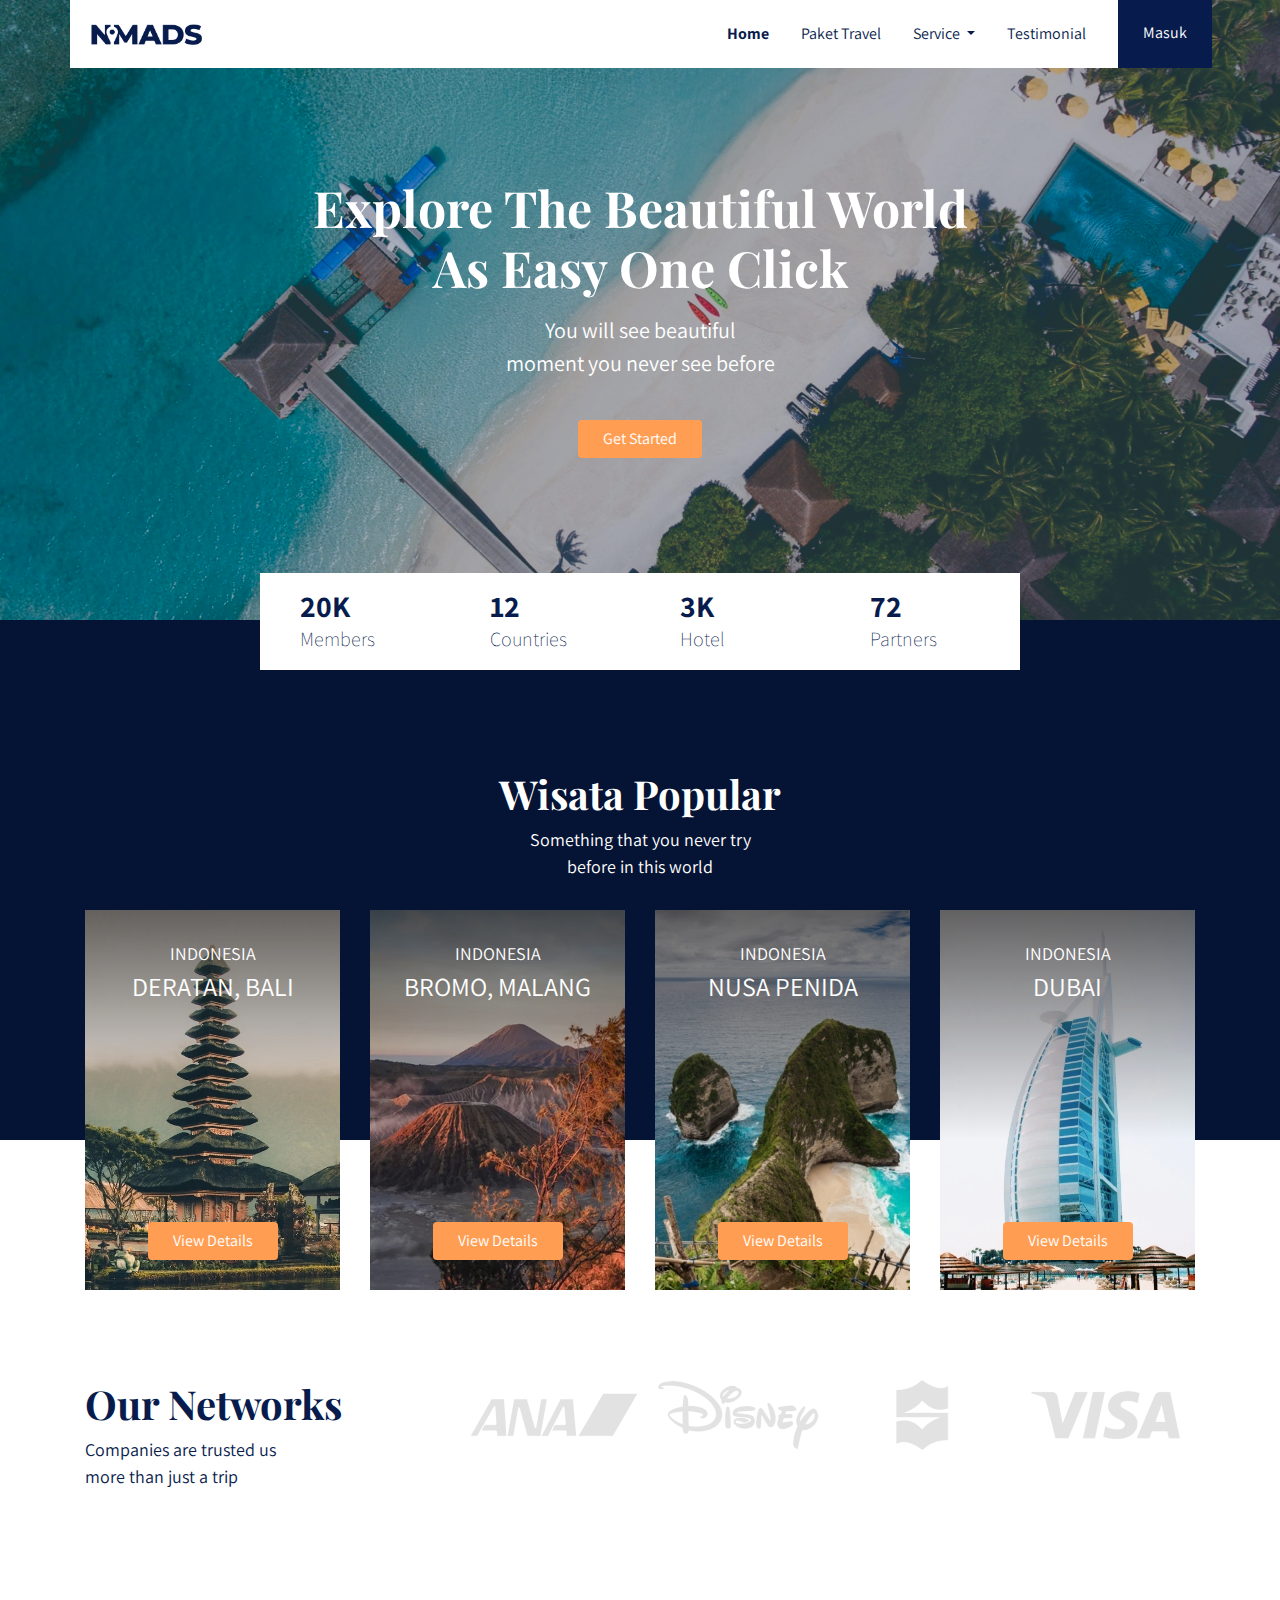
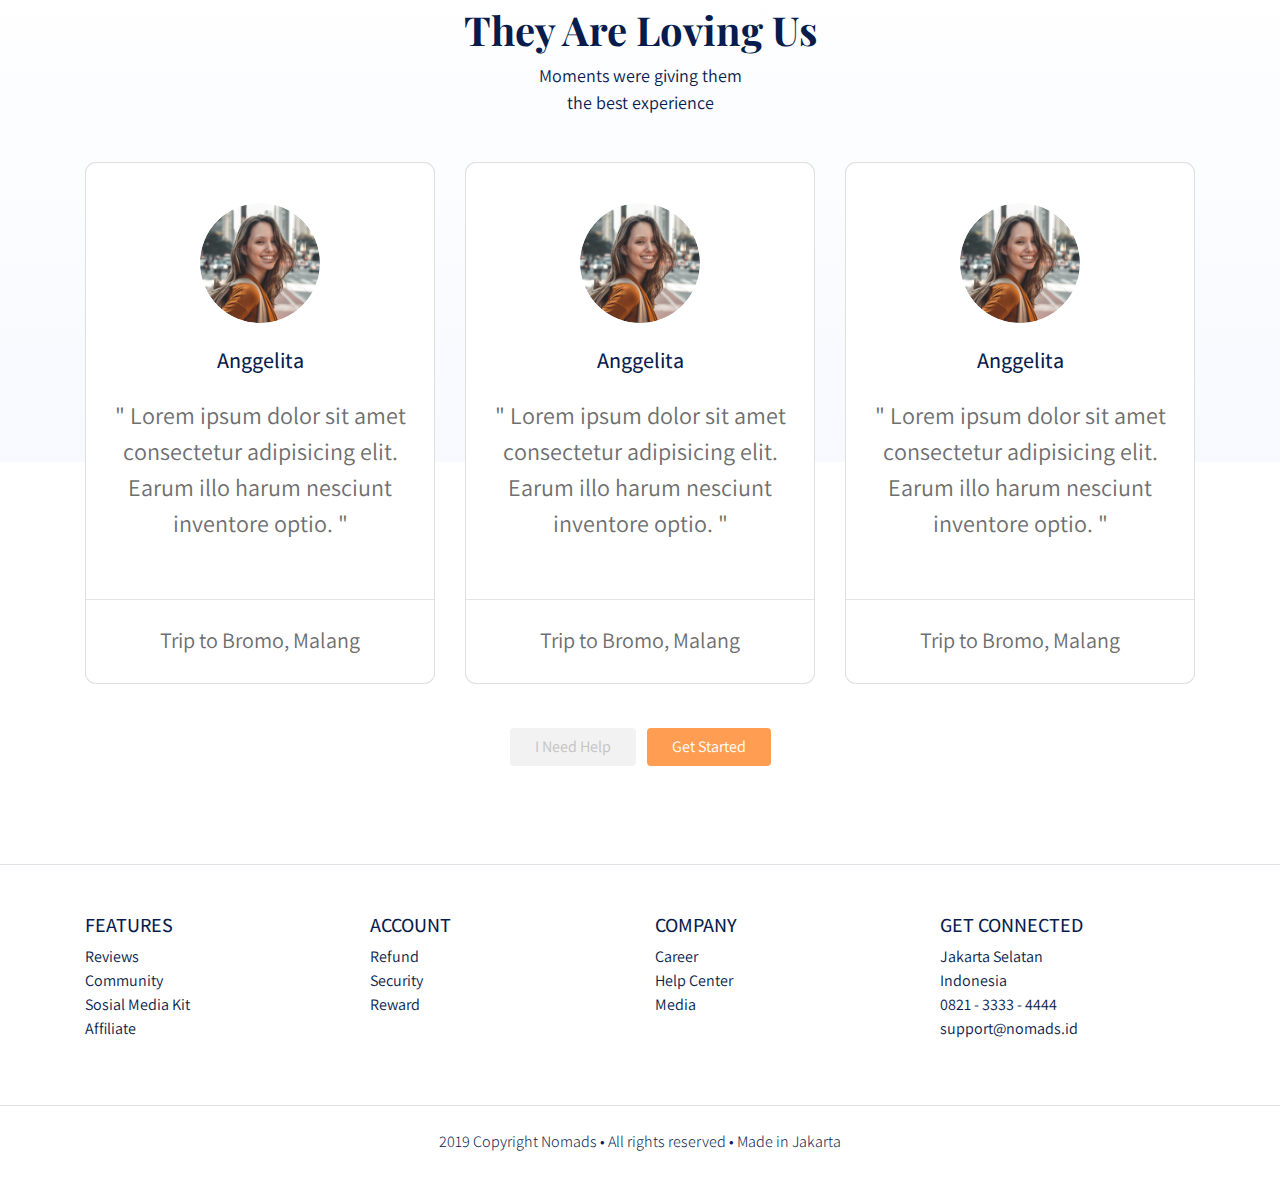
<file: index.html>
<!DOCTYPE html>
<html lang="en">

<head>
  <meta charset="UTF-8" />
  <meta http-equiv="X-UA-Compatible" content="IE=edge" />
  <meta name="viewport" content="width=device-width, initial-scale=1.0" />
  <title>Document</title>
  <link rel="stylesheet" href="frondend/libraries/bootstrap/css/bootstrap.css" />

  <link rel="preconnect" href="https://fonts.googleapis.com" />
  <link rel="preconnect" href="https://fonts.gstatic.com" crossorigin />
  <link
    href="https://fonts.googleapis.com/css2?family=Assistant:wght@200;300;400;500;600;700;800&family=Playfair+Display:ital,wght@0,400;0,500;0,600;0,700;0,800;0,900;1,400;1,500;1,600;1,700;1,800;1,900&display=swap"
    rel="stylesheet" />
  <link rel="stylesheet" href="frondend/styles/main.css" />
</head>

<body>
  <!-- Navbar -->
  <div class="container">
    <nav class="row navbar navbar-expand-lg navbar-light bg-white">
      <a href="#" class="navbar-brand">
        <img src="frondend/images/logo.png" alt="Logo Nomads" />
      </a>
      <button class="navbar-toggler navbar-toggler-right" type="button" data-toggle="collapse" data-target="#navb">
        <span class="navbar-toggler-icon"> </span>
      </button>
      <div class="collapse navbar-collapse" id="navb">
        <ul class="navbar-nav ml-auto mr-3">
          <li class="nav-item mx-md-2">
            <a href="#" class="nav-link active">Home</a>
          </li>
          <li class="nav-item mx-md-2">
            <a href="#" class="nav-link">Paket Travel</a>
          </li>
          <li class="nav-item mx-md-2 dropdown">
            <a href="" class="nav-link dropdown-toggle" id="navbardrop" data-toggle="dropdown">
              Service
            </a>
            <div class="dropdown-menu">
              <a href="#" class="dropdown-item">Link</a>
              <a href="#" class="dropdown-item">Link</a>
              <a href="#" class="dropdown-item">Link</a>
            </div>
          </li>
          <li class="nav-item mx-md-2">
            <a href="#" class="nav-link">Testimonial</a>
          </li>
        </ul>
        <!-- Mobile Button -->
        <form action="#" class="form-inline d-sm-block d-md-none">
          <button class="btn btn-login my-2 my-sm-0 px-4">Masuk</button>
        </form>
        <!-- Desktop Button -->
        <form action="#" class="form-inline my-2 my-lg-0 d-none d-md-block">
          <button class="btn btn-login btn-navbar-right my-2 my-sm-0 px-4">
            Masuk
          </button>
        </form>
      </div>
    </nav>


  </div>

  <!-- Header -->
  <header class="text-center">
    <h1>Explore The Beautiful World
      <br>
      As Easy One Click
    </h1>
    <p class="mt-3">
      You will see beautiful
      <br>
      moment you never see before
    </p>
    <a href="#" class="btn btn-get-started px-4 mt-4">
      Get Started
    </a>
  </header>

  <main>
    <div class="container">
      <section class="section-stats row justify-content-center" id="stats">
        <div class="col-3 col-md-2 stats-detail">
          <h2>20K</h2>
          <p>Members</p>
        </div>
        <div class="col-3 col-md-2 stats-detail">
          <h2>12</h2>
          <p>Countries</p>
        </div>
        <div class="col-3 col-md-2 stats-detail">
          <h2>3K</h2>
          <p>Hotel</p>
        </div>
        <div class="col-3 col-md-2 stats-detail">
          <h2>72</h2>
          <p>Partners</p>
        </div>
      </section>
    </div>

    <section class="section-popular" id="popular">
      <div class="container">
        <div class="row">
          <div class="col text-center section-popular-heading">
            <h2>Wisata Popular</h2>
            <p>Something that you never try <br>
              before in this world</p>
          </div>
        </div>
    </section>

    <section class="section-popular-content" id="popularContent">
      <div class="container">
        <div class="section-popular-travel row justify-content-center">

          <div class="col-sm-6 col-md-4 col-lg-3">
            <div class="card-travel text-center d-flex flex-column"
              style="background-image: url('frondend/images/popular-1.jpg');">

              <div class="travel-country">INDONESIA</div>
              <div class="travel-location">DERATAN, BALI</div>
              <div class="travel-button mt-auto">
                <a href="details.html" class="btn btn-travel-details px-4">
                  View Details
                </a>
              </div>
            </div>
          </div>


          <div class="col-sm-6 col-md-4 col-lg-3">
            <div class="card-travel text-center d-flex flex-column"
              style="background-image: url('frondend/images/popular-2.jpg');">

              <div class="travel-country">INDONESIA</div>
              <div class="travel-location">BROMO, MALANG</div>
              <div class="travel-button mt-auto">
                <a href="details.html" class="btn btn-travel-details px-4">
                  View Details
                </a>
              </div>
            </div>
          </div>

          <div class="col-sm-6 col-md-4 col-lg-3">
            <div class="card-travel text-center d-flex flex-column"
              style="background-image: url('frondend/images/popular-3.jpg');">

              <div class="travel-country">INDONESIA</div>
              <div class="travel-location">NUSA PENIDA</div>
              <div class="travel-button mt-auto">
                <a href="details.html" class="btn btn-travel-details px-4">
                  View Details
                </a>
              </div>
            </div>
          </div>

          <div class="col-sm-6 col-md-4 col-lg-3">
            <div class="card-travel text-center d-flex flex-column"
              style="background-image: url('frondend/images/popular-4.jpg');">

              <div class="travel-country">INDONESIA</div>
              <div class="travel-location">DUBAI</div>
              <div class="travel-button mt-auto">
                <a href="#" class="btn btn-travel-details px-4">
                  View Details
                </a>
              </div>
            </div>
          </div>

        </div>
      </div>
    </section>

    <section class="section-networks" id="networks">
      <div iv class="container">

        <div class="row">
          <div class="col-md-4">
            <h2>Our Networks</h2>
            <p>Companies are trusted us
              <br />
              more than just a trip</p>
          </div>
          <div class="col-md-8 text-center">
            <img src="frondend/images/logos_partner.png" alt="Logo Partner" class="img-partner">
          </div>
        </div>
      </div>
    </section>

    <section class="section-testimonial-heading" id="testimonialHeading">
      <div class="container">
        <div class="row">
          <div class="col text-center">
            <h2>They Are Loving Us</h2>
            <p>
              Moments were giving them
              <br />
              the best experience
            </p>
          </div>
        </div>
      </div>
    </section>

    <section class="section-testimonial-content" id="testimonialContent">
      <div class="container">
        <div class="section-popular-travel row justify-content-center">
          <div class="col-sm-6 col-md-6 col-lg-4">
            <div class="card card-testimonial text-center">
              <div class="testimonial-content">
                <img src="frondend/images/testi-1.png" alt="User" class="mb-4 rounded-circle">
                <h3 class="mb-4">Anggelita</h3>
                <p class="testimonial">" Lorem ipsum dolor sit amet consectetur adipisicing elit. Earum illo harum
                  nesciunt inventore optio. "
                </p>
              </div>
              <hr>
              <p class="trip-to mt-2">
                Trip to Bromo, Malang
              </p>
            </div>
          </div>
          <div class="col-sm-6 col-md-6 col-lg-4">
            <div class="card card-testimonial text-center">
              <div class="testimonial-content">
                <img src="frondend/images/testi-1.png" alt="User" class="mb-4 rounded-circle">
                <h3 class="mb-4">Anggelita</h3>
                <p class="testimonial">" Lorem ipsum dolor sit amet consectetur adipisicing elit. Earum illo harum
                  nesciunt inventore optio. "
                </p>
              </div>
              <hr>
              <p class="trip-to mt-2">
                Trip to Bromo, Malang
              </p>
            </div>
          </div>
          <div class="col-sm-6 col-md-6 col-lg-4">
            <div class="card card-testimonial text-center">
              <div class="testimonial-content">
                <img src="frondend/images/testi-1.png" alt="User" class="mb-4 rounded-circle">
                <h3 class="mb-4">Anggelita</h3>
                <p class="testimonial">" Lorem ipsum dolor sit amet consectetur adipisicing elit. Earum illo harum
                  nesciunt inventore optio. "
                </p>
              </div>
              <hr>
              <p class="trip-to mt-2">
                Trip to Bromo, Malang
              </p>
            </div>
          </div>
        </div>
        <div class="row">
          <div class="col-12 text-center">
            <a href="#" class="btn btn-need-help px-4 mt-4 mx-1">I Need Help</a>
            <a href="#" class="btn btn-get-started px-4 mt-4 mx-1">Get Started</a>
          </div>
        </div>
      </div>
    </section>
  </main>

  <footer class="section-footer mt-5 mb-4 border-top">
    <div class="container pt-5 pb-5">
      <div class="row justify-content-center">
        <div class="col-12">
          <div class="row">
            <div class="col-12 col-lg-3">
              <h5>FEATURES</h5>
              <ul class="list-unstyled">
                <li><a href="#">Reviews</a></li>
                <li><a href="#">Community</a></li>
                <li><a href="#">Sosial Media Kit</a></li>
                <li><a href="#">Affiliate</a></li>
              </ul>
            </div>
            <div class="col-12 col-lg-3">
              <h5>ACCOUNT</h5>
              <ul class="list-unstyled">
                <li><a href="#">Refund</a></li>
                <li><a href="#">Security</a></li>
                <li><a href="#">Reward</a></li>
              </ul>
            </div>
            <div class="col-12 col-lg-3">
              <h5>COMPANY</h5>
              <ul class="list-unstyled">
                <li><a href="#">Career</a></li>
                <li><a href="#">Help Center</a></li>
                <li><a href="#">Media</a></li>
              </ul>
            </div>
            <div class="col-12 col-lg-3">
              <h5>GET CONNECTED</h5>
              <ul class="list-unstyled">
                <li><a href="#">Jakarta Selatan</a></li>
                <li><a href="#">Indonesia</a></li>
                <li><a href="#">0821 - 3333 - 4444</a></li>
                <li><a href="#">support@nomads.id</a></li>
              </ul>
            </div>
          </div>
        </div>
      </div>
    </div>
    <div class="container-fluid">
      <div class="row border-top justify-content-center align-items-center pt-4">
        <div class="col-auto text-gray-500 font-weight-light">
          2019 Copyright Nomads • All rights reserved • Made in Jakarta
        </div>
      </div>
    </div>
  </footer>

  <script src="frondend/libraries/jquery/jquery-3.6.0.min.js"></script>
  <script src="frondend/libraries/bootstrap/js/bootstrap.js"></script>
  <script src="frondend/libraries/retina/retina.min.js"></script>
</body>

</html>
</file>
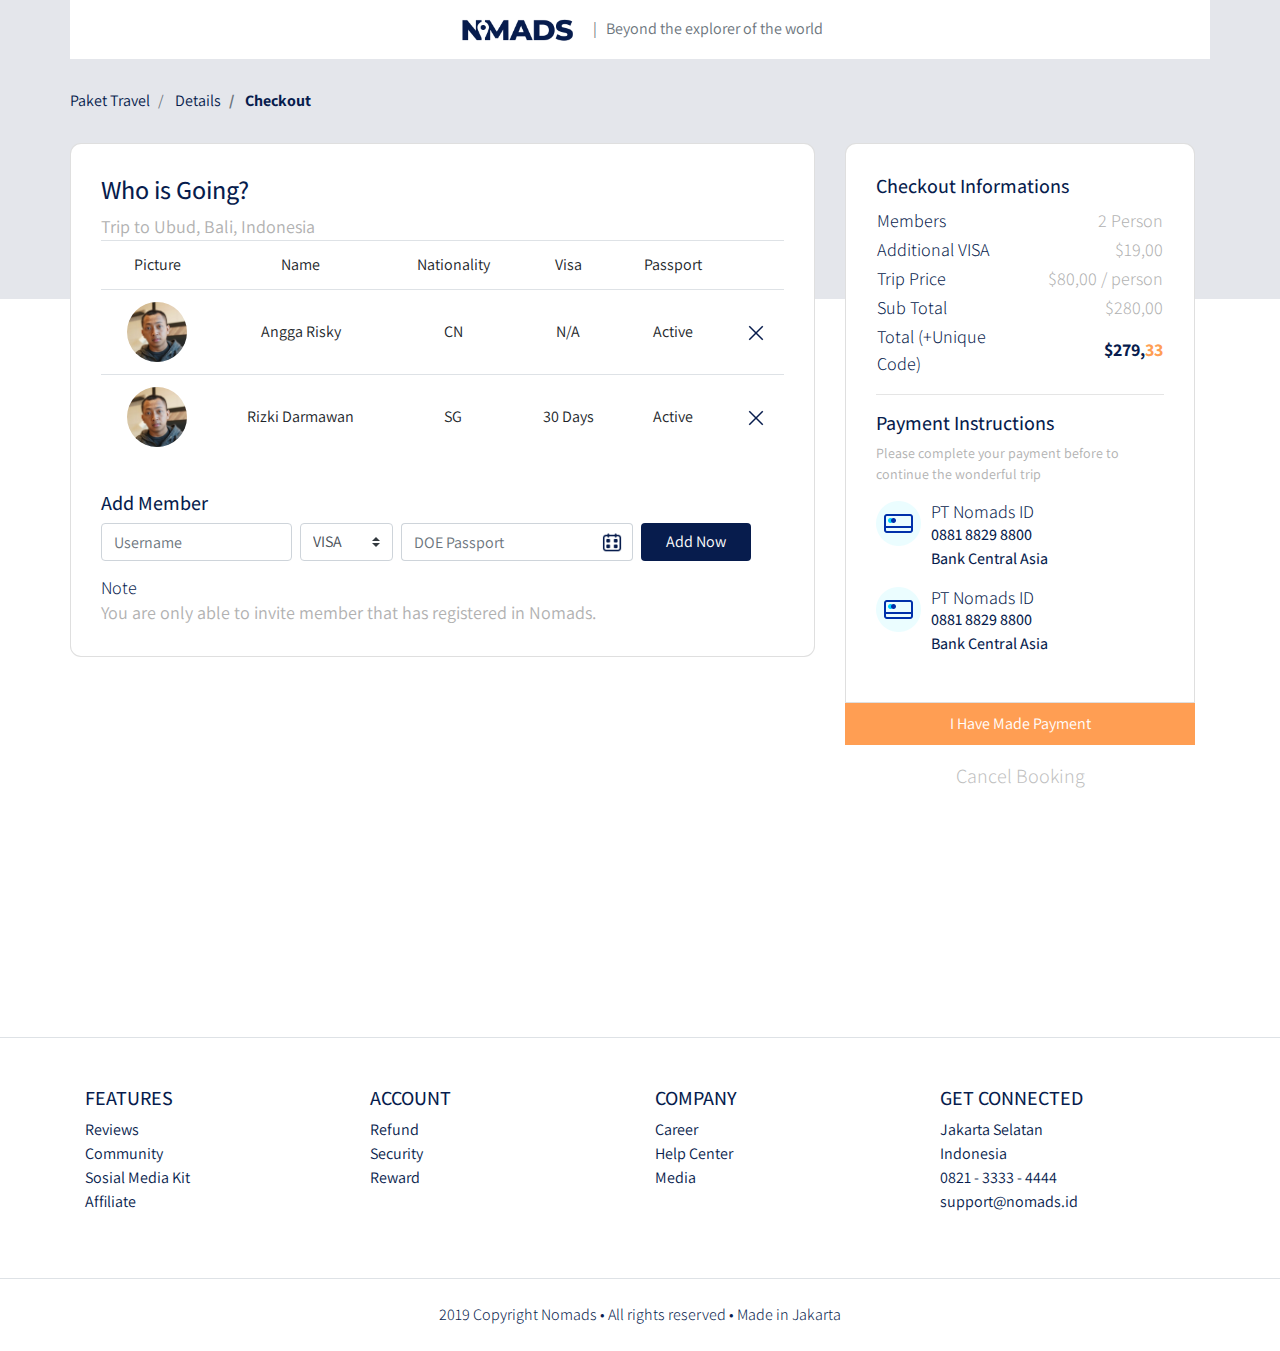
<file: checkout.html>
<!DOCTYPE html>
<html lang="en">

<head>
  <meta charset="UTF-8" />
  <meta http-equiv="X-UA-Compatible" content="IE=edge" />
  <meta name="viewport" content="width=device-width, initial-scale=1.0" />
  <title>Document</title>
  <link rel="stylesheet" href="frondend/libraries/bootstrap/css/bootstrap.css" />
  <link rel="stylesheet" href="frondend/libraries/xzoom/xzoom.css">
  <link rel="stylesheet" href="frondend/libraries/gijgo/css/gijgo.min.css">

  <link rel="preconnect" href="https://fonts.googleapis.com" />
  <link rel="preconnect" href="https://fonts.gstatic.com" crossorigin />
  <link
    href="https://fonts.googleapis.com/css2?family=Assistant:wght@200;300;400;500;600;700;800&family=Playfair+Display:ital,wght@0,400;0,500;0,600;0,700;0,800;0,900;1,400;1,500;1,600;1,700;1,800;1,900&display=swap"
    rel="stylesheet" />
  <link rel="stylesheet" href="frondend/styles/main.css" />

</head>

<body>
  <!-- Navbar -->
  <div class="container">
    <nav class="row navbar navbar-expand-lg navbar-light bg-white">
      <div class="navbar-nav ml-auto mr-auto mr-sm-auto mr-lg-0 mr-md-auto">
        <a href="/index.html" class="navbar-brand">
          <img src="frondend/images/logo.png" alt="Logo">
        </a>
      </div>
      <ul class="navbar-nav mr-auto d-none d-lg-block">
        <li>
          <span class="text-muted">
            | &nbsp; Beyond the explorer of the world
          </span>
        </li>
      </ul>
    </nav>
  </div>

  <main>
    <section class="section-details-header">
    </section>
    <section class="section-details-content">
      <div class="container">
        <div class="row">
          <div class="col p-0">
            <nav>
              <ol class="breadcrumb">
                <li class="breadcrumb-item">
                  Paket Travel
                </li>
                <li class="breadcrumb-item">
                  Details
                </li>
                <li class="breadcrumb-item active">
                  Checkout
                </li>
              </ol>
            </nav>
          </div>
        </div>
        <div class="row">
          <div class="col-lg-8 pl-lg-0 ">
            <div class="card card-details">
              <h1>Who is Going?</h1>
              <p>Trip to Ubud, Bali, Indonesia</p>

              <div class="attendee">
                <table class="table table-responsive-sm text-center">
                  <thead>
                    <tr>
                      <td>Picture</td>
                      <td>Name</td>
                      <td>Nationality</td>
                      <td>Visa</td>
                      <td>Passport</td>
                      <td></td>
                    </tr>
                  </thead>
                  <tbody>
                    <tr>
                      <td>
                        <img src="frondend/images/avatar-1.png" height="60" alt="">
                      </td>
                      <td class="align-middle">Angga Risky</td>
                      <td class="align-middle">CN</td>
                      <td class="align-middle">N/A</td>
                      <td class="align-middle">Active</td>
                      <td class="align-middle">
                        <a href="">
                          <img src="frondend/images/ic_remove.png" alt="">
                        </a>
                      </td>
                    </tr>
                    <tr>
                      <td>
                        <img src="frondend/images/avatar-1.png" height="60" alt="">
                      </td>
                      <td class="align-middle">Rizki Darmawan</td>
                      <td class="align-middle">SG</td>
                      <td class="align-middle">30 Days</td>
                      <td class="align-middle">Active</td>
                      <td class="align-middle">
                        <a href="">
                          <img src="frondend/images/ic_remove.png" alt="">
                        </a>
                      </td>
                    </tr>
                  </tbody>
                </table>
              </div>
              <div class="member mt-3">
                <h2>Add Member</h2>
                <form action="" class="form-inline">
                  <label for="inputUsername" class="sr-only">Name</label>
                  <input type="text" class="form-control mb-2 mr-sm-2" id="inputUsername" placeholder="Username"
                    name="inputUsername" />
                  <label for="inputVisa" class="sr-only">Visa</label>
                  <select name="inputVisa" id="inputVisa" class="custom-select mb-2 mr-sm-2">
                    <option value="VISA" selected>VISA</option>
                    <option value="30 Days">30 Days</option>
                    <option value="N/A">N/A</option>
                  </select>

                  <label for="doePassport" class="sr-only">DOE Passport</label>
                  <div class="input-group mb-2 mr-sm-2">
                    <input type="text" class="form-control datepicker" id="doePassport" placeholder="DOE Passport">
                  </div>

                  <button type="submit" class="btn btn-add-now mb-2 px-4">
                    Add Now
                  </button>
                </form>
                <h3 class="mt-2 mb-0">
                  Note
                </h3>
                <p class="disclaimer mb-9">
                  You are only able to invite member that has registered in Nomads.
                </p>
              </div>


            </div>
          </div>
          <div class="col-lg-4 mt-3 mt-lg-0 mt-md-3">
            <div class="card card-details card-right">
              <h2>Checkout Informations</h2>
              <table class="trip-informations">
                <tr>
                  <th width="50%">Members</th>
                  <td width="50%" class="text-right">
                    2 Person
                  </td>
                </tr>
                <tr>
                  <th width="50%">Additional VISA</th>
                  <td width="50%" class="text-right">
                    $19,00
                  </td>
                </tr>
                <tr>
                  <th width="50%">Trip Price</th>
                  <td width="50%" class="text-right">
                    $80,00 / person
                  </td>
                </tr>
                <tr>
                  <th width="50%">Sub Total</th>
                  <td width="50%" class="text-right">
                    $280,00
                  </td>
                </tr>
                <tr>
                  <th width="50%">Total (+Unique Code)</th>
                  <td width="50%" class="text-right">
                    <span class="text-blue font-weight-bold">$279,</span><span class="text-orange font-weight-bold"">33</span>
                  </td>
                </tr>
              </table>
              <hr>
              <h2>Payment Instructions</h2>
              <p class=" payment-instructions">Please complete your payment before to
                      continue the wonderful trip</p>
                      <div class="bank mt-3">
                        <div class="bank-item pb-3">
                          <div>
                            <img src="frondend/images/ic_bank.png" alt="" class="bank-image" />
                          </div>
                          <div class="description">
                            <h3>PT Nomads ID</h3>
                            <p>
                              0881 8829 8800
                              <br>
                              Bank Central Asia
                            </p>
                          </div>
                          <div class="clearfix"></div>
                        </div>
                      </div>
                      <div class="bank">
                        <div class="bank-item pb-3">
                          <div>
                            <img src="frondend/images/ic_bank.png" alt="" class="bank-image" />
                          </div>
                          <div class="description">
                            <h3>PT Nomads ID</h3>
                            <p>
                              0881 8829 8800
                              <br>
                              Bank Central Asia
                            </p>
                          </div>
                          <div class="clearfix"></div>
                        </div>
                      </div>
            </div>

            <div class="join-container">
              <a href="success.html" class="btn btn-block btn-join-now mt-3 py-2">
                I Have Made Payment
              </a>
              <div class="text-center mt-3">
                <a href="details.html" class="btn-cancel">Cancel Booking</a>
              </div>
            </div>
          </div>
        </div>
      </div>
    </section>
  </main>


  <footer class="section-footer mt-5 mb-4 border-top">
    <div class="container pt-5 pb-5">
      <div class="row justify-content-center">
        <div class="col-12">
          <div class="row">
            <div class="col-12 col-lg-3">
              <h5>FEATURES</h5>
              <ul class="list-unstyled">
                <li><a href="#">Reviews</a></li>
                <li><a href="#">Community</a></li>
                <li><a href="#">Sosial Media Kit</a></li>
                <li><a href="#">Affiliate</a></li>
              </ul>
            </div>
            <div class="col-12 col-lg-3">
              <h5>ACCOUNT</h5>
              <ul class="list-unstyled">
                <li><a href="#">Refund</a></li>
                <li><a href="#">Security</a></li>
                <li><a href="#">Reward</a></li>
              </ul>
            </div>
            <div class="col-12 col-lg-3">
              <h5>COMPANY</h5>
              <ul class="list-unstyled">
                <li><a href="#">Career</a></li>
                <li><a href="#">Help Center</a></li>
                <li><a href="#">Media</a></li>
              </ul>
            </div>
            <div class="col-12 col-lg-3">
              <h5>GET CONNECTED</h5>
              <ul class="list-unstyled">
                <li><a href="#">Jakarta Selatan</a></li>
                <li><a href="#">Indonesia</a></li>
                <li><a href="#">0821 - 3333 - 4444</a></li>
                <li><a href="#">support@nomads.id</a></li>
              </ul>
            </div>
          </div>
        </div>
      </div>
    </div>
    <div class="container-fluid">
      <div class="row border-top justify-content-center align-items-center pt-4">
        <div class="col-auto text-gray-500 font-weight-light">
          2019 Copyright Nomads • All rights reserved • Made in Jakarta
        </div>
      </div>
    </div>
  </footer>

  <script src="frondend/libraries/jquery/jquery-3.6.0.min.js"></script>
  <script src="frondend/libraries/bootstrap/js/bootstrap.js"></script>
  <script src="frondend/libraries/retina/retina.min.js"></script>
  <script src="frondend/libraries/xzoom/xzoom.min.js"></script>
  <script src="frondend/libraries/gijgo/js/gijgo.min.js"></script>
  <script>
    $(document).ready(function () {
      $('.xzoom, .xzoom-gallery').xzoom({
        zoomWidth: 500,
        title: false,
        tint: '#fff',
        xoffset: 15,
      });

      $('.datepicker').datepicker({
        uiLibrary: 'bootstrap4',
        icons: {
          rightIcon: '<img src="frondend/images/ic_doe.png">'
        }

      })

    });
  </script>
</body>

</html>
</file>
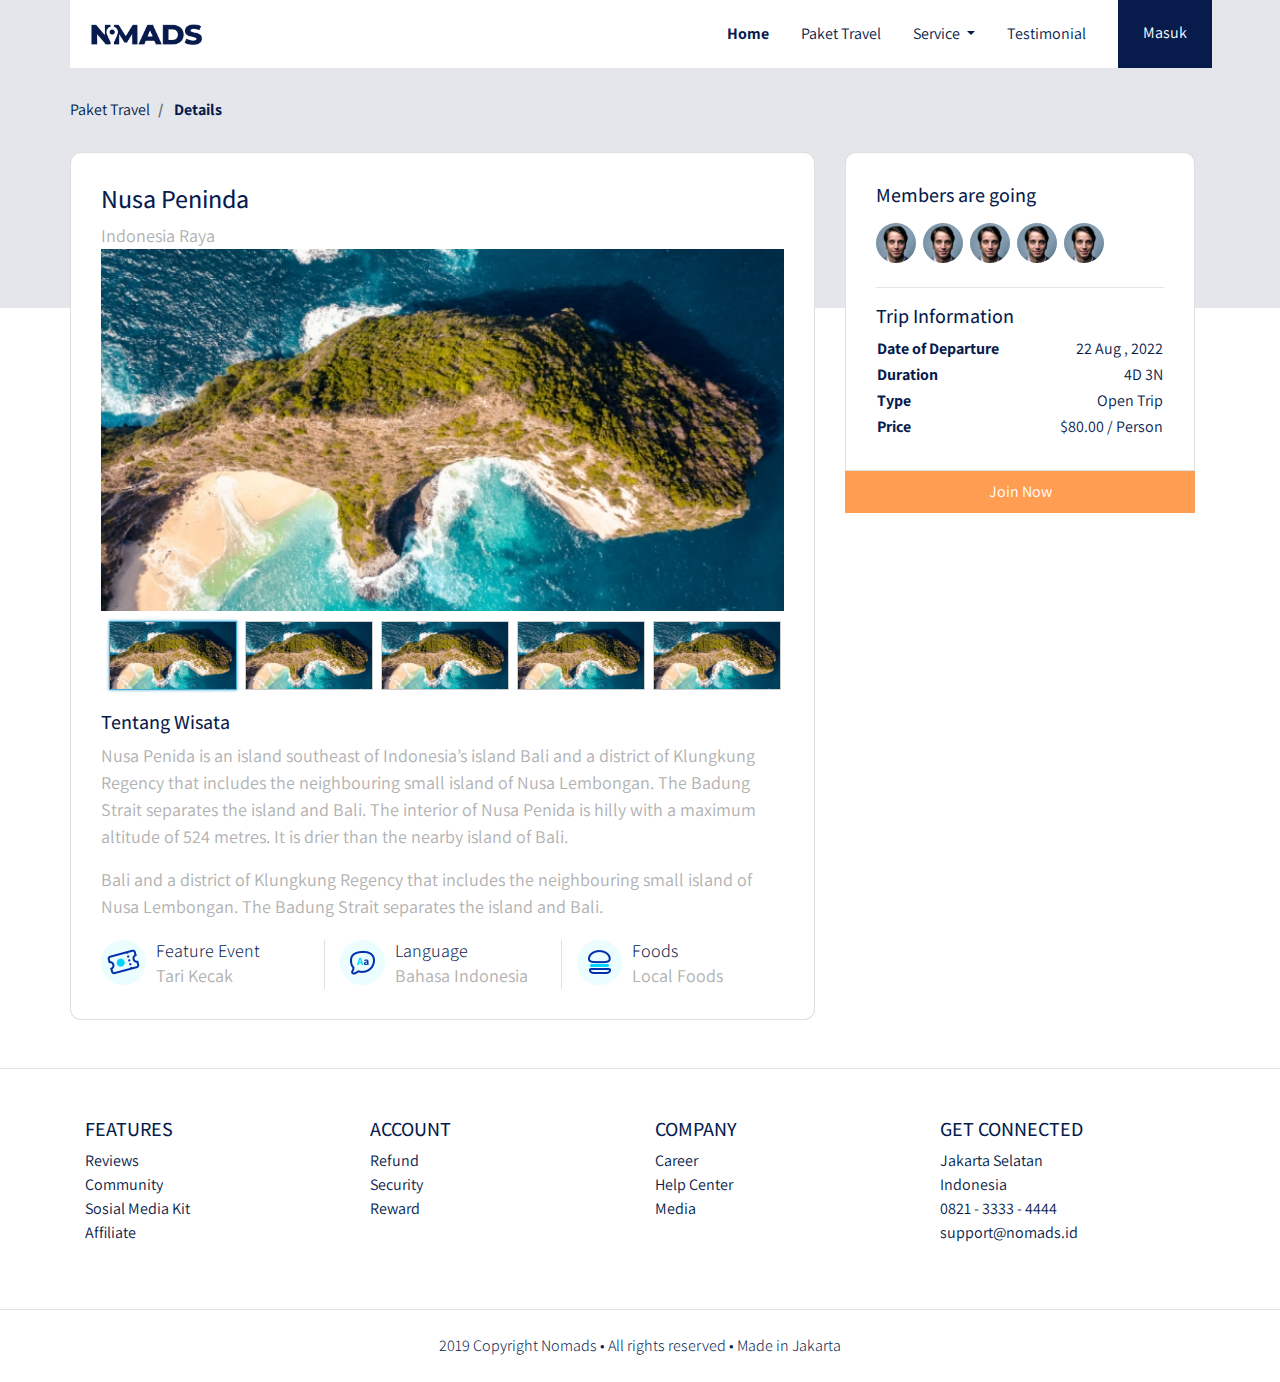
<file: details.html>
<!DOCTYPE html>
<html lang="en">

<head>
  <meta charset="UTF-8" />
  <meta http-equiv="X-UA-Compatible" content="IE=edge" />
  <meta name="viewport" content="width=device-width, initial-scale=1.0" />
  <title>Document</title>
  <link rel="stylesheet" href="frondend/libraries/bootstrap/css/bootstrap.css" />
  <link rel="stylesheet" href="frondend/libraries/xzoom/xzoom.css">

  <link rel="preconnect" href="https://fonts.googleapis.com" />
  <link rel="preconnect" href="https://fonts.gstatic.com" crossorigin />
  <link
    href="https://fonts.googleapis.com/css2?family=Assistant:wght@200;300;400;500;600;700;800&family=Playfair+Display:ital,wght@0,400;0,500;0,600;0,700;0,800;0,900;1,400;1,500;1,600;1,700;1,800;1,900&display=swap"
    rel="stylesheet" />
  <link rel="stylesheet" href="frondend/styles/main.css" />

</head>

<body>
  <!-- Navbar -->
  <div class="container">
    <nav class="row navbar navbar-expand-lg navbar-light bg-white">
      <a href="#" class="navbar-brand">
        <img src="frondend/images/logo.png" alt="Logo Nomads" />
      </a>
      <button class="navbar-toggler navbar-toggler-right" type="button" data-toggle="collapse" data-target="#navb">
        <span class="navbar-toggler-icon"> </span>
      </button>
      <div class="collapse navbar-collapse" id="navb">
        <ul class="navbar-nav ml-auto mr-3">
          <li class="nav-item mx-md-2">
            <a href="#" class="nav-link active">Home</a>
          </li>
          <li class="nav-item mx-md-2">
            <a href="#" class="nav-link">Paket Travel</a>
          </li>
          <li class="nav-item mx-md-2 dropdown">
            <a href="" class="nav-link dropdown-toggle" id="navbardrop" data-toggle="dropdown">
              Service
            </a>
            <div class="dropdown-menu">
              <a href="#" class="dropdown-item">Link</a>
              <a href="#" class="dropdown-item">Link</a>
              <a href="#" class="dropdown-item">Link</a>
            </div>
          </li>
          <li class="nav-item mx-md-2">
            <a href="#" class="nav-link">Testimonial</a>
          </li>
        </ul>
        <!-- Mobile Button -->
        <form action="#" class="form-inline d-sm-block d-md-none">
          <button class="btn btn-login my-2 my-sm-0 px-4">Masuk</button>
        </form>
        <!-- Desktop Button -->
        <form action="#" class="form-inline my-2 my-lg-0 d-none d-md-block">
          <button class="btn btn-login btn-navbar-right my-2 my-sm-0 px-4">
            Masuk
          </button>
        </form>
      </div>
    </nav>
  </div>

  <main>
    <section class="section-details-header">
    </section>
    <section class="section-details-content">
      <div class="container">
        <div class="row">
          <div class="col p-0">
            <nav>
              <ol class="breadcrumb">
                <li class="breadcrumb-item">
                  Paket Travel
                </li>
                <li class="breadcrumb-item active">
                  Details
                </li>
              </ol>
            </nav>
          </div>
        </div>
        <div class="row">
          <div class="col-lg-8 pl-lg-0 ">
            <div class="card card-details">
              <h1>Nusa Peninda</h1>
              <p>Indonesia Raya</p>
              <div class="gallery">
                <div class="xzoom-container">
                  <img src="frondend/images/pic_featured.jpg" alt="" class="xzoom" id="xzoom-default" xoriginal="frondend/images/pic_featured.jpg" style="background-size: cover;">
                
                </div>
                <div class="xzoom-thumbs">
                  <a href="frondend/images/pic_featured.jpg">
                    <img src="frondend/images/pic_featured.jpg" alt="" class="xzoom-gallery" width="128" xpreview="frondend/images/pic_featured.jpg">
                  </a>
                  <a href="frondend/images/pic_featured.jpg">
                    <img src="frondend/images/pic_featured.jpg" alt="" class="xzoom-gallery" width="128" xpreview="frondend/images/pic_featured.jpg">
                  </a>
                  <a href="frondend/images/pic_featured.jpg">
                    <img src="frondend/images/pic_featured.jpg" alt="" class="xzoom-gallery" width="128" xpreview="frondend/images/pic_featured.jpg">
                  </a>
                  <a href="frondend/images/pic_featured.jpg">
                    <img src="frondend/images/pic_featured.jpg" alt="" class="xzoom-gallery" width="128" xpreview="frondend/images/pic_featured.jpg">
                  </a>
                  <a href="frondend/images/pic_featured.jpg">
                    <img src="frondend/images/pic_featured.jpg" alt="" class="xzoom-gallery" width="128" xpreview="frondend/images/pic_featured.jpg">
                  </a>
                </div>
              </div>
              <h2>Tentang Wisata</h2>
              <p>
                Nusa Penida is an island southeast of Indonesia’s island Bali and a district of Klungkung
                Regency that includes the neighbouring small island of Nusa Lembongan. The Badung
                Strait separates the island and Bali. The interior of Nusa Penida is hilly with a maximum
                altitude of 524 metres. It is drier than the nearby island of Bali.
              </p>
              <p class="mt-3">
                Bali and a district of Klungkung Regency that includes the neighbouring small island of 
Nusa Lembongan. The Badung Strait separates the island and Bali.
              </p>
              <div class="features row">
                <div class="col-md-4">
                  <img src="frondend/images/ic_event.png" alt="" class="features-image">
                  <div class="description">
                    <h3>Feature Event</h3>
                    <p>Tari Kecak</p>
                  </div>
                </div>
                <div class="col-md-4 border-left">
                  <img src="frondend/images/ic_language.png" alt="" class="features-image">
                  <div class="description">
                    <h3>Language</h3>
                    <p>Bahasa Indonesia</p>
                  </div>
                </div>
                <div class="col-md-4 border-left">
                  <img src="frondend/images/ic_foods.png" alt="" class="features-image">
                  <div class="description">
                    <h3>Foods</h3>
                    <p>Local Foods</p>
                  </div>
                </div>
              </div>
            </div>
          </div>
          <div class="col-lg-4 mt-3 mt-lg-0 mt-md-3">
            <div class="card card-details card-right">
              <h2>Members are going</h2>
              <div class="members my-2">
                <img src="frondend/images/member-1.png" class="member-image mr-1" alt="">
                <img src="frondend/images/member-1.png" class="member-image mr-1" alt="">
                <img src="frondend/images/member-1.png" class="member-image mr-1" alt="">
                <img src="frondend/images/member-1.png" class="member-image mr-1" alt="">
                <img src="frondend/images/member-1.png" class="member-image mr-1" alt="">
              </div>
              <hr>
              <h2>Trip Information</h2>
              <table class="trip-information">
                <tr>
                  <th width="50%">Date of Departure</th>
                  <td width="50%" class="text-right">
                    22 Aug , 2022
                  </td>
                </tr>
                <tr>
                  <th width="50%">Duration</th>
                  <td width="50%" class="text-right">
                    4D 3N
                  </td>
                </tr>
                <tr>
                  <th width="50%">Type</th>
                  <td width="50%" class="text-right">
                    Open Trip
                  </td>
                </tr>
                <tr>
                  <th width="50%">Price</th>
                  <td width="50%" class="text-right">
                    $80.00 / Person
                  </td>
                </tr>
              </table>
            </div>

            <div class="join-container">
              <a href="checkout.html" class="btn btn-block btn-join-now mt-3 py-2">
                Join Now
              </a>
            </div>
          </div>
        </div>
      </div>
    </section>
  </main>


  <footer class="section-footer mt-5 mb-4 border-top">
    <div class="container pt-5 pb-5">
      <div class="row justify-content-center">
        <div class="col-12">
          <div class="row">
            <div class="col-12 col-lg-3">
              <h5>FEATURES</h5>
              <ul class="list-unstyled">
                <li><a href="#">Reviews</a></li>
                <li><a href="#">Community</a></li>
                <li><a href="#">Sosial Media Kit</a></li>
                <li><a href="#">Affiliate</a></li>
              </ul>
            </div>
            <div class="col-12 col-lg-3">
              <h5>ACCOUNT</h5>
              <ul class="list-unstyled">
                <li><a href="#">Refund</a></li>
                <li><a href="#">Security</a></li>
                <li><a href="#">Reward</a></li>
              </ul>
            </div>
            <div class="col-12 col-lg-3">
              <h5>COMPANY</h5>
              <ul class="list-unstyled">
                <li><a href="#">Career</a></li>
                <li><a href="#">Help Center</a></li>
                <li><a href="#">Media</a></li>
              </ul>
            </div>
            <div class="col-12 col-lg-3">
              <h5>GET CONNECTED</h5>
              <ul class="list-unstyled">
                <li><a href="#">Jakarta Selatan</a></li>
                <li><a href="#">Indonesia</a></li>
                <li><a href="#">0821 - 3333 - 4444</a></li>
                <li><a href="#">support@nomads.id</a></li>
              </ul>
            </div>
          </div>
        </div>
      </div>
    </div>
    <div class="container-fluid">
      <div class="row border-top justify-content-center align-items-center pt-4">
        <div class="col-auto text-gray-500 font-weight-light">
          2019 Copyright Nomads • All rights reserved • Made in Jakarta
        </div>
      </div>
    </div>
  </footer>

  <script src="frondend/libraries/jquery/jquery-3.6.0.min.js"></script>
  <script src="frondend/libraries/bootstrap/js/bootstrap.js"></script>
  <script src="frondend/libraries/retina/retina.min.js"></script>
  <script src="frondend/libraries/xzoom/xzoom.min.js"></script>
  <script>
    $(document).ready(function () {
      $('.xzoom, .xzoom-gallery').xzoom({
        zoomWidth: 500,
        title:false,
        tint:'#fff',
        xoffset:15,
      });
    });
  </script>
</body>

</html>
</file>
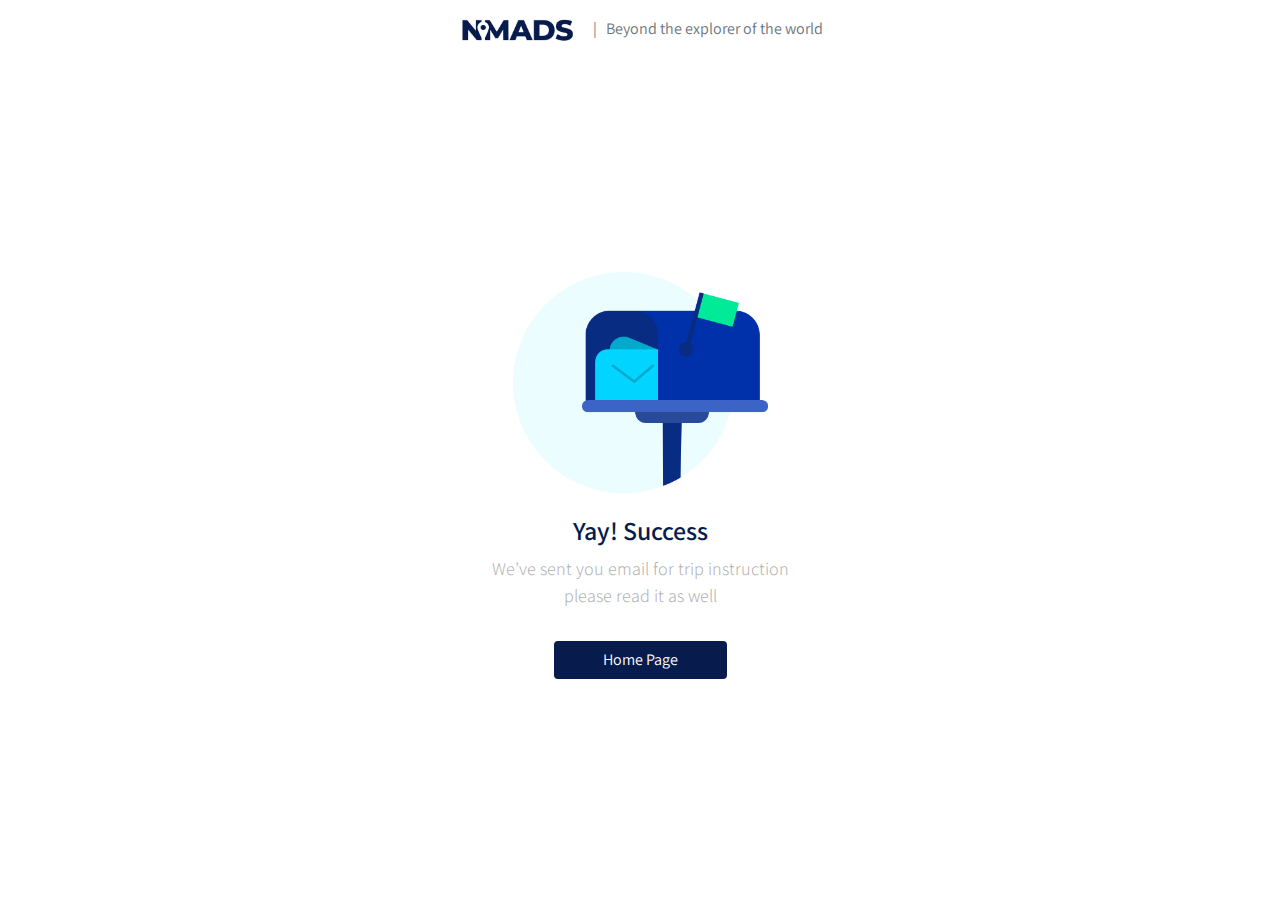
<file: success.html>
<!DOCTYPE html>
<html lang="en">

<head>
  <meta charset="UTF-8" />
  <meta http-equiv="X-UA-Compatible" content="IE=edge" />
  <meta name="viewport" content="width=device-width, initial-scale=1.0" />
  <title>Document</title>
  <link rel="stylesheet" href="frondend/libraries/bootstrap/css/bootstrap.css" />
  <link rel="stylesheet" href="frondend/libraries/xzoom/xzoom.css">
  <link rel="stylesheet" href="frondend/libraries/gijgo/css/gijgo.min.css">

  <link rel="preconnect" href="https://fonts.googleapis.com" />
  <link rel="preconnect" href="https://fonts.gstatic.com" crossorigin />
  <link
    href="https://fonts.googleapis.com/css2?family=Assistant:wght@200;300;400;500;600;700;800&family=Playfair+Display:ital,wght@0,400;0,500;0,600;0,700;0,800;0,900;1,400;1,500;1,600;1,700;1,800;1,900&display=swap"
    rel="stylesheet" />
  <link rel="stylesheet" href="frondend/styles/main.css" />

</head>

<body>
  <!-- Navbar -->
  <div class="container">
    <nav class="row navbar navbar-expand-lg navbar-light bg-white">
      <div class="navbar-nav ml-auto mr-auto mr-sm-auto mr-lg-0 mr-md-auto">
        <a href="/index.html" class="navbar-brand">
          <img src="frondend/images/logo.png" alt="Logo">
        </a>
      </div>
      <ul class="navbar-nav mr-auto d-none d-lg-block">
        <li>
          <span class="text-muted">
            | &nbsp; Beyond the explorer of the world
          </span>
        </li>
      </ul>
    </nav>
  </div>

  <!-- main -->
  <main>
    <div class="section-success d-flex align-items-center">
      <div class="col text-center">
        <img src="frondend/images/ic_mail.png" alt="">
        <h1>Yay! Success</h1>
        <p>
          We’ve sent you email for trip instruction
          <br>
          please read it as well
        </p>

        <a href="index.html" class="btn btn-home-page mt-3 px-5">Home Page</a>
      </div>
    </div>
  </main>


  <script src="frondend/libraries/jquery/jquery-3.6.0.min.js"></script>
  <script src="frondend/libraries/bootstrap/js/bootstrap.js"></script>
  <script src="frondend/libraries/retina/retina.min.js"></script>
  <script src="frondend/libraries/xzoom/xzoom.min.js"></script>
  <script src="frondend/libraries/gijgo/js/gijgo.min.js"></script>
  <script>
    $(document).ready(function () {
      $('.xzoom, .xzoom-gallery').xzoom({
        zoomWidth: 500,
        title: false,
        tint: '#fff',
        xoffset: 15,
      });

      $('.datepicker').datepicker({
        uiLibrary: 'bootstrap4',
        icons: {
          rightIcon: '<img src="frondend/images/ic_doe.png">'
        }

      })

    });
  </script>
</body>

</html>
</file>
<file: frondend/styles/main.css>
body {
  background-color: #ffffff;
  font-family: 'Assistant', sans-serif;
  color: #071C4D;
}

.navbar-brand img {
  max-width: 120px;
}

.navbar-light .navbar-nav .nav-link {
  color: #071C4D;
}

.navbar-light .navbar-nav .nav-link.active {
  font-weight: bold;
  color: #071C4D !important;
}

.btn-navbar-right {
  margin-top: -10px !important;
  margin-bottom: -8px !important;
  margin-right: -18px !important;
  height: 70px;
  border-radius: 0;
  -webkit-border-radius: 0;
  -moz-border-radius: 0;
  -ms-border-radius: 0;
  -o-border-radius: 0;
}

.btn-login {
  background-color: #071C4D;
  color: #fff;
}

.btn-login:hover {
  background-color: #1a3169;
  color: #fff;
}

header {
  padding: 180px 0 165px;
  background-image: url("../images/header.jpeg");
  background-size: cover;
  margin-top: -70px;
}

header h1,
header p {
  color: #fff;
}

header h1 {
  font-family: 'Playfair Display', serif;
  font-weight: bold;
  font-size: 50px;
}

header p {
  font-size: 22px;
}

header .btn-get-started {
  background-color: #FF9E53;
  color: #fff;
}

header .btn-get-started:hover {
  background-color: #ffb073;
  color: #fff;
}

.section-stats {
  margin-top: -50px;
}

.section-stats .stats-detail {
  padding-top: 15px;
  background-color: #fff;
  padding-left: 40px;
}

.section-stats h2 {
  font-size: 30px;
  margin-bottom: 0;
  font-weight: bold;
}

.section-stats p {
  font-size: 20px;
  font-weight: lighter;
}

.section-popular {
  min-height: 540px;
  background-color: #051334;
  margin-top: -50px;
  margin-bottom: -250px;
}

.section-popular .section-popular-heading {
  margin-top: 150px;
}

.section-popular .section-popular-heading h2,
.section-popular .section-popular-heading p {
  color: #fff;
}

.section-popular .section-popular-heading h2 {
  font-family: 'Playfair Display', serif;
  font-weight: bold;
  font-size: 40px;
}

.section-popular .section-popular-heading p {
  font-size: 18px;
}

.section-popular-content .section-popular-travel .card-travel {
  min-height: 380px;
  background-color: #fff;
  color: #fff;
  padding: 30px;
  background-size: cover;
  margin-bottom: 20px;
}

.section-popular-content .section-popular-travel .travel-country {
  font-size: 18px;
  color: #fff;
}

.section-popular-content .section-popular-travel .travel-location {
  font-size: 26px;
  color: #fff;
}

.section-popular-content .section-popular-travel .travel-button .btn-travel-details {
  background-color: #FF9E53;
  color: #fff;
}

.section-popular-content .section-popular-travel .travel-button .btn-travel-details:hover {
  background-color: #ffa764;
  color: #fff;
}

.section-networks {
  background-color: #fff;
  margin-top: -170px;
  padding-top: 240px;
  padding-bottom: 50px;
}

.section-networks h2 {
  font-family: 'Playfair Display', serif;
  font-weight: bold;
  font-size: 40px;
}

.section-networks p {
  font-size: 18px;
}

.section-networks img {
  max-width: 100%;
}

.section-testimonial-heading {
  background: -webkit-gradient(linear, left top, left bottom, from(#fff), to(#f7f9ff));
  background: linear-gradient(#fff 0%, #f7f9ff 100%);
  padding-top: 50px;
  min-height: 506px;
}

.section-testimonial-heading h2 {
  font-family: 'Playfair Display', serif;
  font-weight: bold;
  font-size: 40px;
  text-align: center;
}

.section-testimonial-heading p {
  font-size: 18px;
}

.section-testimonial-content {
  margin-top: -300px;
  padding-bottom: 50px;
}

.section-testimonial-content .card-testimonial {
  padding: 40px 20px 10px;
  border-radius: 11px;
  -webkit-border-radius: 11px;
  -moz-border-radius: 11px;
  -ms-border-radius: 11px;
  -o-border-radius: 11px;
  margin-bottom: 20px;
}

.section-testimonial-content .card-testimonial .testimonial-content {
  min-height: 380px;
}

.section-testimonial-content .card-testimonial h3 {
  font-size: 22px;
}

.section-testimonial-content .card-testimonial .testimonial {
  font-size: 24px;
  color: #6e6e6e;
  min-height: 160px;
}

.section-testimonial-content .card-testimonial .trip-to {
  font-weight: normal;
  font-size: 22px;
  color: #6e6e6e;
}

.section-testimonial-content .card-testimonial hr {
  margin-left: -20px;
  margin-right: -20px;
}

.section-testimonial-content .btn-get-started {
  background-color: #FF9E53;
  color: #fff;
}

.section-testimonial-content .btn-get-started:hover {
  background-color: #ffb073;
  color: #fff;
}

.section-testimonial-content .btn-need-help {
  background-color: #f2f2f2;
  color: #c3c3c3;
}

.section-testimonial-content .btn-need-help:hover {
  background-color: #fafafa;
  color: #c3c3c3;
}

.section-footer a {
  color: #071C4D;
}

.section-details-header {
  min-height: 310px;
  background: #E4E6EB;
  margin-top: -70px;
}

.section-details-content {
  margin-top: -210px;
  min-height: 100vh;
}

.section-details-content .breadcrumb {
  background-color: transparent;
  padding: 0;
  margin-bottom: 30px;
}

.section-details-content .breadcrumb-item.active {
  font-weight: bold;
  color: #071C4D;
}

.section-details-content .card-details {
  padding: 30px;
  border-radius: 11px;
  -webkit-border-radius: 11px;
  -moz-border-radius: 11px;
  -ms-border-radius: 11px;
  -o-border-radius: 11px;
}

.section-details-content .card-details h1 {
  font-size: 26px;
}

.section-details-content .card-details h2 {
  font-size: 20px;
}

.section-details-content .card-details p {
  font-size: 18px;
  color: #b1b1b1;
}

.section-details-content .card-details .trip-informations th {
  font-weight: 300;
  font-size: 18px;
  color: #071C4D;
}

.section-details-content .card-details .trip-informations td {
  font-weight: 300;
  font-size: 18px;
  color: #b1b1b1;
}

.section-details-content .card-details .trip-informations .text-blue {
  color: #071C4D;
}

.section-details-content .card-details .trip-informations .text-orange {
  color: #FF9E53;
}

.section-details-content .card-details .payment-instructions {
  font-weight: 300px;
  font-size: 14px;
  color: #b1b1b1;
}

.section-details-content .card-details .bank .bank-item h3 {
  font-size: 18px;
  color: #071C4D;
  margin-bottom: 0;
}

.section-details-content .card-details .bank .bank-item p {
  margin-bottom: 0;
}

.section-details-content .card-details .bank .bank-item .description {
  margin-left: 10px;
  overflow: hidden;
  float: left;
}

.section-details-content .card-details .bank .bank-item .description p {
  font-weight: 500;
  font-size: 16px;
  color: #071C4D;
}

.section-details-content .card-details .bank .bank-image {
  width: 45px;
  height: 45px;
  float: left;
}

.section-details-content .card-details h3 {
  font-weight: 300;
  font-size: 14px;
  color: #071C4D;
}

.section-details-content .card-details .disclaimer {
  font-weight: 300px;
  font-size: 18px;
  color: #b1b1b1;
}

.section-details-content .card-details .gj-datepicker .datepicker {
  border-right: 0;
}

.section-details-content .card-details .gj-datepicker .input-group-append .btn {
  padding-right: 30px;
}

.section-details-content .card-details .btn-add-now {
  background-color: #071C4D;
  color: #fff;
}

.section-details-content .card-details .btn-add-now:hover {
  background-color: #1b3b86;
  color: #fff;
}

.section-details-content .card-details .features {
  margin-top: 20px;
}

.section-details-content .card-details h3 {
  font-size: 18px;
  color: #071C4D;
  margin-bottom: 0;
}

.section-details-content .card-details p {
  margin-bottom: 0;
}

.section-details-content .card-details .description {
  margin-left: 10px;
  overflow: hidden;
  float: left;
}

.section-details-content .card-details .features-image {
  width: 45px;
  height: 45px;
  float: left;
}

.section-details-content .card-right {
  border-bottom-left-radius: 0;
  border-bottom-right-radius: 0;
}

.section-details-content .gallery .xzoom-container {
  display: block;
}

.section-details-content .gallery .xzoom-container .xzoom {
  width: 100%;
  -webkit-box-shadow: none;
          box-shadow: none;
  margin-bottom: 10px;
}

.section-details-content .gallery .xzoom-container .xactive {
  border: 4px solid #1ABC9C;
  -webkit-box-shadow: none;
          box-shadow: none;
}

.section-details-content .member .member-image {
  width: 40px;
  height: 40px;
}

.section-details-content .join-container {
  margin-top: -16px;
}

.section-details-content .btn-join-now {
  background-color: #FF9E53;
  color: #fff;
  border-radius: 0;
  -webkit-border-radius: 0;
  -moz-border-radius: 0;
  -ms-border-radius: 0;
  -o-border-radius: 0;
}

.section-details-content .btn-join-now:hover {
  background-color: #ffa764;
}

.section-details-content .btn-cancel {
  color: #BFBFBF;
  font-weight: 300;
  font-size: 20px;
}

.section-success {
  height: 90vh;
}

.section-success h1 {
  font-weight: 600;
  font-size: 26px;
  color: #071C4D;
}

.section-success p {
  font-weight: 300;
  font-size: 18px;
  color: #b1b1b1;
}

.section-success .btn-home-page {
  border-radius: 4px;
  -webkit-border-radius: 4px;
  -moz-border-radius: 4px;
  -ms-border-radius: 4px;
  -o-border-radius: 4px;
  background-color: #071C4D;
  color: #fff;
}

.section-success .btn-home-page:hover {
  background-color: #1b3b86;
  color: #fff;
}
/*# sourceMappingURL=main.css.map */
</file>
<file: frondend/libraries/xzoom/xzoom.css>
/* Compatibility styles for frameworks like bootstrap, foundation e.t.c */
.xzoom-source img, .xzoom-preview img, .xzoom-lens img {
  display: block;
  max-width: none;
  max-height: none;
  -webkit-transition: none;
  -moz-transition: none;
  -o-transition: none;
  transition: none;
}
/* --------------- */

/* xZoom Styles below */
.xzoom-container { 
  display: inline-block;
}

.xzoom-thumbs {
  text-align: center;
  margin-bottom: 10px;
}

.xzoom { 
  -webkit-box-shadow: 0px 0px 5px 0px rgba(0,0,0,0.5);
  -moz-box-shadow: 0px 0px 5px 0px rgba(0,0,0,0.5);
  box-shadow: 0px 0px 5px 0px rgba(0,0,0,0.5);  
}
.xzoom2, .xzoom3, .xzoom4, .xzoom5 {
  -webkit-box-shadow: 0px 0px 5px 0px rgba(0,0,0,0.5);
  -moz-box-shadow: 0px 0px 5px 0px rgba(0,0,0,0.5);
  box-shadow: 0px 0px 5px 0px rgba(0,0,0,0.5);
}

/* Thumbs */
.xzoom-gallery, .xzoom-gallery2, .xzoom-gallery3, .xzoom-gallery4, .xzoom-gallery5 {
  border: 1px solid #cecece;
  margin-left: 5px;
  margin-bottom: 10px;
}

.xzoom-source, .xzoom-hidden {
  display: block;
  position: static;
  float: none;
  clear: both;
}

/* Everything out of border is hidden */
.xzoom-hidden {
  overflow: hidden;
}

/* Preview */
.xzoom-preview {
  border: 1px solid #888;
  background: #2f4f4f;
  box-shadow: -0px -0px 10px rgba(0,0,0,0.50);
}

/* Lens */
.xzoom-lens {
  border: 1px solid #555;
  box-shadow: -0px -0px 10px rgba(0,0,0,0.50);
  cursor: crosshair;
}

/* Loading */
.xzoom-loading {
  background-position: center center;
  background-repeat: no-repeat;
  border-radius: 100%;
  opacity: .7;
  background: url(../example/images/xloading.gif);
  width: 48px;
  height: 48px;
}

/* Additional class that applied to thumb when it is active */
.xactive {
  -webkit-box-shadow: 0px 0px 3px 0px rgba(74,169,210,1);
  -moz-box-shadow: 0px 0px 3px 0px rgba(74,169,210,1);
  box-shadow: 0px 0px 3px 0px rgba(74,169,210,1); 
  border: 1px solid #4aaad2;
}

/* Caption */
.xzoom-caption {
  position: absolute;
  bottom: -43px;
  left: 0;
  background: #000;
  width: 100%;
  text-align: left;
}

.xzoom-caption span {
  color: #fff;
  font-family: Arial, sans-serif;
  display: block;
  font-size: 0.75em;
  font-weight: bold;
  padding: 10px;
}
</file>
<file: frondend/libraries/gijgo/css/gijgo.min.css>
.gj-button-md,.gj-text-align-center{text-align:center}.gj-button-md,.gj-modal{overflow:hidden;outline:0}.gj-button-md,.gj-button-md-group{position:relative;vertical-align:middle}.gj-button,.gj-button-md,.gj-cursor-pointer{cursor:pointer}.gj-button{background-color:#f5f5f5;border:1px solid #ddd;color:#000;border-radius:3px;padding:6px 10px}.gj-unselectable{-webkit-touch-callout:none;-webkit-user-select:none;-khtml-user-select:none;-moz-user-select:none;-ms-user-select:none;user-select:none}.gj-row{display:-webkit-box;display:-ms-flexbox;display:flex;-ms-flex-wrap:wrap;flex-wrap:wrap}.gj-margin-left-5{margin-left:5px}.gj-margin-left-10{margin-left:10px}.gj-width-full{width:100%}.gj-font-size-16{font-size:16px}.gj-hidden{display:none}.gj-button-md{background:0 0;border:none;border-radius:2px;color:rgba(0,0,0,.87);height:36px;margin:0;min-width:64px;padding:0 16px;display:inline-block;font-family:Roboto,Helvetica,Arial,sans-serif;font-size:1rem;font-weight:500;text-transform:uppercase;letter-spacing:0;will-change:box-shadow;transition:box-shadow .2s cubic-bezier(.4,0,1,1),background-color .2s cubic-bezier(.4,0,.2,1),color .2s cubic-bezier(.4,0,.2,1);text-decoration:none;line-height:36px;-webkit-user-select:none;-moz-user-select:none;-ms-user-select:none;user-select:none}.gj-button-md:hover{background-color:rgba(158,158,158,.2)}.gj-button-md:disabled{color:rgba(0,0,0,.26);background:0 0}.gj-button-md .gj-icon,.gj-button-md .material-icons{vertical-align:middle}.gj-button-md.gj-button-md-icon{width:24px;height:31px;min-width:24px;padding:0;display:table}ul.gj-list-bootstrap li [data-role=image],ul.gj-list-md li [data-role=checkbox],ul.gj-list-md li [data-role=image]{height:24px;width:24px}.gj-button-md.gj-button-md-icon .gj-icon,.gj-button-md.gj-button-md-icon .material-icons{display:table-cell;margin-right:0;width:24px;height:24px}.gj-button-md.active{background-color:rgba(158,158,158,.4)}.gj-button-md-group{display:inline-block}.gj-textbox-md{border:none;border-bottom:1px solid rgba(0,0,0,.42);display:block;font-family:Helvetica,Arial,sans-serif;font-size:16px;line-height:16px;padding:4px 0;margin:0;width:100%;background:0 0;text-align:left;color:rgba(0,0,0,.87)}.gj-textbox-md:active,.gj-textbox-md:focus{border-bottom:2px solid rgba(0,0,0,.42);outline:0}.gj-textbox-md::placeholder{color:#8e8e8e}.gj-textbox-md:-ms-input-placeholder{color:#8e8e8e}.gj-textbox-md::-ms-input-placeholder{color:#8e8e8e}.gj-md-spacer-24{min-width:24px;width:24px;display:inline-block}.gj-md-spacer-32{min-width:32px;width:32px;display:inline-block}.gj-modal{position:fixed;top:0;right:0;bottom:0;left:0;z-index:1203;display:none;-webkit-overflow-scrolling:touch;background-color:rgba(0,0,0,.54118);transition:.2s ease opacity;will-change:opacity}ul.gj-list li [data-role=wrapper]{display:table;width:100%}ul.gj-list li [data-role=checkbox],ul.gj-list li [data-role=image]{display:table-cell;vertical-align:middle;text-align:center}ul.gj-list li [data-role=display]{display:table-cell;vertical-align:middle;cursor:pointer}ul.gj-list li [data-role=display]:empty:before{content:"\200b"}ul.gj-list-bootstrap{padding-left:0;margin-bottom:0}ul.gj-list-bootstrap li{padding:0}ul.gj-list-bootstrap li [data-role=wrapper]{padding:0 10px}ul.gj-list-bootstrap li [data-role=checkbox]{width:24px;padding:3px}ul.gj-list-bootstrap li [data-role=display]{padding:8px 0 8px 4px}.list-group-item.active ul li,.list-group-item.active:focus ul li,.list-group-item.active:hover ul li{text-shadow:none;color:initial}ul.gj-list-md{padding:0;list-style:none;line-height:24px;letter-spacing:0;color:#616161}.gj-picker-md,ul.gj-list-md li{font-family:Roboto,Helvetica,Arial,sans-serif;font-size:16px;font-weight:400;letter-spacing:.04em;line-height:1}ul.gj-list-md li{display:list-item;list-style-type:none;padding:0;min-height:unset;box-sizing:border-box;align-items:center;cursor:default;overflow:hidden;-webkit-flex-direction:row;-ms-flex-direction:row;flex-direction:row;-webkit-flex-wrap:nowrap;-ms-flex-wrap:nowrap;flex-wrap:nowrap}ul.gj-list-md li [data-role=display]{padding:8px 0 8px 5px;order:0;flex-grow:2;text-decoration:none;box-sizing:border-box;align-items:center;text-align:left;color:rgba(0,0,0,.87)}ul.gj-list-md li.disabled>[data-role=wrapper]>[data-role=display]{color:#9E9E9E}.gj-list-md-active{background:#e0e0e0;color:#3f51b5}.gj-picker{position:absolute;z-index:1203;background-color:#fff}.gj-picker .selected{color:#fff}.gj-picker-md{color:rgba(0,0,0,.87);border:1px solid #E0E0E0}.gj-modal .gj-picker-md{border:0}.gj-picker-md [role=header]{color:rgba(255,255,255,.54);display:flex;background:#2196f3;align-items:baseline;user-select:none;justify-content:center}.gj-picker-md [role=footer]{float:right;padding:10px}.gj-picker-md [role=footer] button.gj-button-md{color:#2196f3;font-weight:700;font-size:13px}.gj-picker-bootstrap{border:1px solid #E0E0E0}.gj-picker-bootstrap .selected{color:#888}.gj-picker-bootstrap [role=header]{background:#eee;color:#AAA}@font-face{font-family:gijgo-material;src:url(../fonts/gijgo-material.eot?235541);src:url(../fonts/gijgo-material.eot?235541#iefix) format('embedded-opentype'),url(../fonts/gijgo-material.ttf?235541) format('truetype'),url(../fonts/gijgo-material.woff?235541) format('woff'),url(../fonts/gijgo-material.svg?235541#gijgo-material) format('svg');font-weight:400;font-style:normal}.gj-icon{font-family:gijgo-material!important;font-size:24px;speak:none;font-style:normal;font-weight:400;font-variant:normal;text-transform:none;line-height:1;letter-spacing:0;-webkit-font-feature-settings:"liga";-moz-font-feature-settings:"liga=1";-moz-font-feature-settings:"liga";-ms-font-feature-settings:"liga" 1;font-feature-settings:"liga";-webkit-font-variant-ligatures:discretionary-ligatures;font-variant-ligatures:discretionary-ligatures;-webkit-font-smoothing:antialiased;-moz-osx-font-smoothing:grayscale}.gj-icon.undo:before{content:"\e900"}.gj-icon.vertical-align-top:before{content:"\e901"}.gj-icon.vertical-align-center:before{content:"\e902"}.gj-icon.vertical-align-bottom:before{content:"\e903"}.gj-icon.arrow-dropup:before{content:"\e904"}.gj-icon.clock:before{content:"\e905"}.gj-icon.refresh:before{content:"\e906"}.gj-icon.last-page:before{content:"\e907"}.gj-icon.first-page:before{content:"\e908"}.gj-icon.cancel:before{content:"\e909"}.gj-icon.clear:before{content:"\e90a"}.gj-icon.check-circle:before{content:"\e90b"}.gj-icon.delete:before{content:"\e90c"}.gj-icon.arrow-upward:before{content:"\e90d"}.gj-icon.arrow-forward:before{content:"\e90e"}.gj-icon.arrow-downward:before{content:"\e90f"}.gj-icon.arrow-back:before{content:"\e910"}.gj-icon.list-numbered:before{content:"\e911"}.gj-icon.list-bulleted:before{content:"\e912"}.gj-icon.indent-increase:before{content:"\e913"}.gj-icon.indent-decrease:before{content:"\e914"}.gj-icon.redo:before{content:"\e915"}.gj-icon.align-right:before{content:"\e916"}.gj-icon.align-left:before{content:"\e917"}.gj-icon.align-justify:before{content:"\e918"}.gj-icon.align-center:before{content:"\e919"}.gj-icon.strikethrough:before{content:"\e91a"}.gj-icon.italic:before{content:"\e91b"}.gj-icon.underlined:before{content:"\e91c"}.gj-icon.bold:before{content:"\e91d"}.gj-icon.arrow-dropdown:before{content:"\e91e"}.gj-icon.done:before{content:"\e91f"}.gj-icon.pencil:before{content:"\e920"}.gj-icon.minus:before{content:"\e921"}.gj-icon.plus:before{content:"\e922"}.gj-icon.chevron-up:before{content:"\e923"}.gj-icon.chevron-right:before{content:"\e924"}.gj-icon.chevron-down:before{content:"\e925"}.gj-icon.chevron-left:before{content:"\e926"}.gj-icon.event:before{content:"\e927"}.gj-draggable{cursor:move}.gj-resizable-handle{position:absolute;font-size:.1px;display:block;-ms-touch-action:none;touch-action:none;z-index:1203}.gj-dialog-bootstrap [data-role=title],.gj-dialog-bootstrap4 [data-role=title]{display:inline}.gj-dialog-bootstrap,.gj-dialog-bootstrap4,.gj-dialog-md{z-index:1202;overflow:hidden}.gj-resizable-n{cursor:n-resize;height:7px;width:100%;top:-5px;left:0}.gj-resizable-e{cursor:e-resize;width:7px;right:-5px;top:0;height:100%}.gj-resizable-s{cursor:s-resize;height:7px;width:100%;bottom:-5px;left:0}.gj-resizable-w{cursor:w-resize;width:7px;left:-5px;top:0;height:100%}.gj-resizable-se{cursor:se-resize;width:12px;height:12px;right:1px;bottom:1px}.gj-resizable-sw{cursor:sw-resize;width:9px;height:9px;left:-5px;bottom:-5px}.gj-resizable-nw{cursor:nw-resize;width:9px;height:9px;left:-5px;top:-5px}.gj-resizable-ne{cursor:ne-resize;width:9px;height:9px;right:-5px;top:-5px}.gj-dialog-footer{position:absolute;bottom:0;width:100%;margin-top:0}.gj-dialog-scrollable [data-role=body]{overflow-x:hidden;overflow-y:scroll}.gj-dialog-bootstrap [data-role=close]{line-height:1.42857143}.gj-dialog-bootstrap4 [data-role=close]{line-height:1.5}.gj-dialog-md{background-color:#FFF;border:none;box-shadow:0 11px 15px -7px rgba(0,0,0,.2),0 24px 38px 3px rgba(0,0,0,.14),0 9px 46px 8px rgba(0,0,0,.12);box-sizing:border-box;position:relative;display:-webkit-box;display:-webkit-flex;display:-ms-flexbox;display:flex;-webkit-box-orient:vertical;-webkit-box-direction:normal;-webkit-flex-direction:column;-ms-flex-direction:column;flex-direction:column;-webkit-background-clip:padding-box;background-clip:padding-box;outline:0}.gj-dialog-md-header{padding:24px 24px 0;font-family:Roboto,Helvetica,Arial,sans-serif}.gj-dialog-md-title{margin:0;font-weight:400;display:inline;line-height:28px;font-size:20px}.gj-dialog-md-close{-webkit-appearance:none;padding:0;cursor:pointer;background:0 0;border:0;float:right;line-height:28px;font-size:28px}.gj-dialog-md-body{padding:20px 24px 24px;color:rgba(0,0,0,.54);font-family:Helvetica,Arial,sans-serif;font-size:14px;font-weight:400;line-height:20px}.gj-dialog-md-footer{padding:8px 8px 8px 24px;display:-webkit-flex;display:-ms-flexbox;display:flex;-webkit-flex-direction:row-reverse;-ms-flex-direction:row-reverse;flex-direction:row-reverse;-webkit-flex-wrap:wrap;-ms-flex-wrap:wrap;flex-wrap:wrap;box-sizing:border-box}.gj-dialog-md-footer>:first-child{margin-right:0}.gj-dialog-md-footer>*{margin-right:8px;height:36px}DIV.gj-grid-wrapper{margin:auto;position:relative;clear:both;z-index:1}TABLE.gj-grid{margin:auto;border-collapse:collapse;width:100%;table-layout:fixed}TABLE.gj-grid THEAD TH [data-role=selectAll]{margin:auto}table.gj-grid-bootstrap thead th [data-role=sorticon],table.gj-grid-md thead th [data-role=sorticon]{margin-left:5px}TABLE.gj-grid THEAD TH [data-role=title],TABLE.gj-grid THEAD TH [data-role=sorticon]{display:inline-block}TABLE.gj-grid THEAD TH{overflow:hidden;text-overflow:ellipsis}TABLE.gj-grid.autogrow-header-row THEAD TH{overflow:auto;text-overflow:initial;white-space:pre-wrap;-ms-word-break:break-word;word-break:break-word}TABLE.gj-grid>tbody>tr>td{overflow:hidden;position:relative}table.gj-grid tbody div[data-role=display]{vertical-align:middle;text-indent:0;white-space:pre-wrap;-ms-word-break:break-word;word-break:break-word}table.gj-grid.fixed-body-rows tbody div[data-role=display]{overflow:hidden;text-overflow:ellipsis;white-space:nowrap;-ms-word-break:initial;word-break:initial}table.gj-grid tfoot DIV[data-role=display]{vertical-align:middle;text-indent:0;display:flex}TABLE.gj-grid .fa{padding:2px}TABLE.gj-grid>tbody>tr>td>div{padding:2px;overflow:hidden}DIV.gj-grid-wrapper DIV.gj-grid-loading-cover{background:#BBB;opacity:.5;position:absolute;vertical-align:middle}DIV.gj-grid-wrapper DIV.gj-grid-loading-text{position:absolute;font-weight:700}table.gj-grid-bootstrap thead th{background-color:#f5f5f5;vertical-align:middle}table.gj-grid-bootstrap thead th [data-role=sorticon] i.gj-icon,table.gj-grid-bootstrap thead th [data-role=sorticon] i.material-icons{position:absolute;font-size:20px;top:15px}table.gj-grid-bootstrap tbody tr td div[data-role=display]{padding:0}.gj-grid-bootstrap-4 .gj-checkbox-bootstrap{display:inline-block;padding-top:2px}.gj-grid-bootstrap-4 tbody tr.active{background-color:rgba(0,0,0,.075)}.gj-grid-md{position:relative;border:1px solid #e0e0e0;border-collapse:collapse;white-space:nowrap;font-size:13px;font-family:Roboto,Helvetica,Arial,sans-serif;background-color:#fff}.gj-grid-md td:first-of-type,.gj-grid-md th:first-of-type{padding-left:24px}.gj-grid-md td,.gj-grid-md th{padding:12px 18px;position:relative;box-sizing:border-box}.gj-grid-md th{vertical-align:bottom;font-weight:700;line-height:31px;letter-spacing:0;height:56px;font-size:12px;color:rgba(0,0,0,.54);text-align:right}.gj-grid-md td{height:48px;border-top:1px solid #e0e0e0;border-bottom:1px solid #e0e0e0;text-align:left;color:rgba(0,0,0,.87)}.gj-grid-bootstrap tbody tr.gj-grid-top-border td,.gj-grid-md tbody tr.gj-grid-top-border td{border-top:2px solid #777}.gj-grid-bootstrap tbody tr.gj-grid-bottom-border td,.gj-grid-md tbody tr.gj-grid-bottom-border td{border-bottom:2px solid #777}.gj-grid-md tbody tr{position:relative;height:48px;transition-duration:.28s;transition-timing-function:cubic-bezier(.4,0,.2,1);transition-property:background-color}.gj-grid-md tbody tr:hover{background-color:#EEE}.gj-grid-md tbody tr.gj-grid-md-select{background-color:#F5F5F5}table.gj-grid-md thead th [data-role=sorticon] i.gj-icon,table.gj-grid-md thead th [data-role=sorticon] i.material-icons{position:absolute;font-size:16px;top:19px}table.gj-grid-md thead th.gj-grid-select-all{padding-bottom:3px}@media only all{td.display-1120,td.display-320,td.display-480,td.display-640,td.display-800,td.display-960,th.display-1120,th.display-320,th.display-480,th.display-640,th.display-800,th.display-960{display:none}}@media screen and (min-width:20em){TABLE.gj-grid-bootstrap td.display-320,TABLE.gj-grid-bootstrap th.display-320{display:table-cell}}@media screen and (min-width:30em){TABLE.gj-grid-bootstrap td.display-480,TABLE.gj-grid-bootstrap th.display-480{display:table-cell}}@media screen and (min-width:40em){TABLE.gj-grid-bootstrap td.display-640,TABLE.gj-grid-bootstrap th.display-640{display:table-cell}}@media screen and (min-width:50em){TABLE.gj-grid-bootstrap td.display-800,TABLE.gj-grid-bootstrap th.display-800{display:table-cell}}@media screen and (min-width:60em){TABLE.gj-grid-bootstrap td.display-960,TABLE.gj-grid-bootstrap th.display-960{display:table-cell}}@media screen and (min-width:70em){TABLE.gj-grid-bootstrap td.display-1120,TABLE.gj-grid-bootstrap th.display-1120{display:table-cell}}.gj-grid-md tfoot tr th{padding-right:14px}.gj-grid-md tfoot tr[data-role=pager] .gj-grid-mdl-pager-label{padding-left:5px;padding-right:5px}.gj-grid-md tfoot tr[data-role=pager] .gj-dropdown-md{margin-left:12px}.gj-grid-md tfoot tr[data-role=pager] .gj-dropdown-md [role=presenter]{font-size:12px;font-weight:700;color:rgba(0,0,0,.54)}.gj-grid-md tfoot tr[data-role=pager] .gj-dropdown-md [role=presenter] [role=display]{text-align:right}.gj-grid-md tfoot tr[data-role=pager] .gj-grid-md-limit-select{margin-left:10px;font-size:12px;font-weight:700;color:rgba(0,0,0,.54)}.gj-grid-bootstrap tfoot tr[data-role=pager] th{line-height:30px;background-color:#f5f5f5}.gj-grid-bootstrap tfoot tr[data-role=pager] th>div>button,.gj-grid-bootstrap tfoot tr[data-role=pager] th>div>div{margin-right:5px}.gj-grid-bootstrap-4 tfoot tr[data-role=pager] th>div button{height:34px}.gj-grid-bootstrap-4 tfoot tr[data-role=pager] th div .gj-dropdown-bootstrap-4 .gj-dropdown-expander-mi .gj-icon{top:5px}.gj-grid-bootstrap-3 tfoot tr[data-role=pager] th>div>input{margin-right:5px;width:40px;text-align:right;display:inline-block;font-weight:700}.gj-grid-bootstrap-4 tfoot tr[data-role=pager] th>div>div.input-group{width:40px}.gj-grid-bootstrap-4 tfoot tr[data-role=pager] th>div>div.input-group input{text-align:right;font-weight:700;height:34px;padding-top:2px;padding-bottom:6px}.gj-grid-bootstrap tfoot tr[data-role=pager] th>div>select{display:inline-block;margin-right:5px;width:60px}.gj-grid-bootstrap tfoot tr[data-role=pager] th .gj-dropdown-bootstrap .gj-list-bootstrap [data-role=display]{line-height:14px}.gj-grid-bootstrap tfoot tr[data-role=pager] th .gj-dropdown-bootstrap [role=presenter] [role=display]{font-weight:700}.gj-grid-bootstrap tfoot tr[data-role=pager] th .gj-dropdown-bootstrap-3 [role=presenter]{padding:2px 8px}.gj-grid-bootstrap tfoot tr[data-role=pager] th .gj-dropdown-bootstrap-4 [role=presenter]{padding:1px 8px}.gj-grid thead tr th div.gj-grid-column-resizer-wrapper{position:relative;width:100%;height:0;top:0;left:0;padding:0}span.gj-grid-column-resizer{position:absolute;right:0;width:10px;top:-100px;height:300px;z-index:1203;cursor:e-resize}.gj-grid-resize-cursor{cursor:e-resize}.gj-grid-md tbody tr td.gj-grid-left-border,.gj-grid-md thead tr th.gj-grid-left-border{border-left:3px solid #777}.gj-grid-md tbody tr td.gj-grid-right-border,.gj-grid-md thead tr th.gj-grid-right-border{border-right:3px solid #777}.gj-grid-bootstrap tbody tr td.gj-grid-left-border,.gj-grid-bootstrap thead tr th.gj-grid-left-border{border-left:5px solid #ddd}.gj-grid-bootstrap tbody tr td.gj-grid-right-border,.gj-grid-bootstrap thead tr th.gj-grid-right-border{border-right:5px solid #ddd}.gj-dirty{position:absolute;top:0;left:0;border-style:solid;border-width:3px;border-color:red transparent transparent red;padding:0;overflow:hidden;vertical-align:top}.gj-grid-md tbody tr td.gj-grid-management-column{padding:3px}.gj-grid-md tbody tr td[data-mode=edit]{padding:0 18px}.gj-grid-bootstrap tbody tr td[data-mode=edit],.gj-grid-bootstrap tbody tr td[data-mode=edit] [data-role=edit],.gj-grid-md tbody .gj-dropdown-md [role=presenter] [role=display]{padding:0}.gj-grid-bootstrap-3 tbody tr td.gj-grid-management-column{padding:3px}.gj-grid-bootstrap-3 tbody tr td[data-mode=edit]{height:38px}.gj-grid-bootstrap-3 tbody tr td[data-mode=edit] [data-role=edit] input[type=text]{height:37px;padding:8px}.gj-grid-bootstrap-3 tbody tr td[data-mode=edit] .gj-dropdown-bootstrap [role=presenter]{border:0;border-radius:0;height:37px;padding-left:8px}.gj-grid-bootstrap-3 tbody tr td[data-mode=edit] .gj-datepicker-bootstrap{height:37px}.gj-grid-bootstrap-3 tbody tr td[data-mode=edit] .gj-datepicker-bootstrap [role=input]{height:37px;border:0;border-radius:0}.gj-grid-bootstrap-3 tbody tr td[data-mode=edit] .gj-datepicker-bootstrap [role=right-icon]{border:0;border-radius:0}.gj-grid-bootstrap-3 tbody tr td[data-mode=edit] .gj-checkbox-bootstrap{display:inline-block;padding-top:10px;height:32px}.gj-grid-bootstrap-4 tbody tr td.gj-grid-management-column{padding:6px}.gj-grid-bootstrap-4 tbody tr td[data-mode=edit] [data-role=edit] input[type=text]{height:48px;padding-left:12px}.gj-grid-bootstrap-4 tbody tr td[data-mode=edit] .gj-dropdown-bootstrap [role=presenter]{border:0;border-radius:0;height:48px;padding-left:12px;font-family:-apple-system,system-ui,BlinkMacSystemFont,"Segoe UI",Roboto,"Helvetica Neue",Arial,sans-serif}.gj-grid-bootstrap-4 tbody tr td[data-mode=edit] .gj-dropdown-bootstrap-4 [role=expander].gj-dropdown-expander-mi .gj-icon,.gj-grid-bootstrap-4 tbody tr td[data-mode=edit] .gj-dropdown-bootstrap-4 [role=expander].gj-dropdown-expander-mi .material-icons{top:13px}.gj-grid-bootstrap-4 tbody tr td[data-mode=edit] .gj-datepicker-bootstrap{height:48px}.gj-grid-bootstrap-4 tbody tr td[data-mode=edit] .gj-datepicker-bootstrap [role=input]{height:48px;border:0;border-radius:0}.gj-grid-bootstrap-4 tbody tr td[data-mode=edit] .gj-datepicker-bootstrap [role=right-icon]{background-color:#fff}.gj-grid-bootstrap-4 tbody tr td[data-mode=edit] .gj-datepicker-bootstrap [role=right-icon] button{border:0;border-radius:0;width:43px;position:relative}.gj-grid-bootstrap-4 tbody tr td[data-mode=edit] .gj-datepicker-bootstrap [role=right-icon] .gj-icon,.gj-grid-bootstrap-4 tbody tr td[data-mode=edit] .gj-datepicker-bootstrap [role=right-icon] .material-icons{top:13px;left:10px;font-size:24px}.gj-grid-bootstrap-4 tbody tr td[data-mode=edit] .gj-checkbox-bootstrap{display:inline-block;padding-top:15px;height:42px}.gj-grid-md thead tr[data-role=filter] th{border-top:1px solid #e0e0e0}div.gj-grid-wrapper div.gj-grid-bootstrap-toolbar{background-color:#f5f5f5;padding:8px;font-weight:700;border:1px solid #ddd}div.gj-grid-wrapper div.gj-grid-bootstrap-4-toolbar{background-color:#f5f5f5;padding:12px;font-weight:700;border:1px solid #ddd}div.gj-grid-wrapper div.gj-grid-md-toolbar{font-weight:700;font-size:24px;font-family:Helvetica,Arial,sans-serif;background-color:#fff;border-top:1px solid #e0e0e0;border-left:1px solid #e0e0e0;border-right:1px solid #e0e0e0;border-bottom:0;border-collapse:collapse;padding:0 18px;line-height:56px}.gj-checkbox-bootstrap,.gj-checkbox-md{min-width:0;font-weight:400;text-align:center;position:relative}table.gj-grid-scrollable tbody{overflow-y:auto;overflow-x:hidden;display:block}table.gj-grid-md.gj-grid-scrollable{border-bottom:0}table.gj-grid-md.gj-grid-scrollable tbody{border-right:1px solid #e0e0e0;border-bottom:1px solid #e0e0e0}table.gj-grid-md.gj-grid-scrollable tfoot{border-bottom:1px solid #e0e0e0}table.gj-grid-bootstrap.gj-grid-scrollable{border-bottom:0}table.gj-grid-bootstrap.gj-grid-scrollable tbody{border-right:1px solid #ddd;border-bottom:1px solid #ddd}table.gj-grid-bootstrap.gj-grid-scrollable tbody tr[data-role=row]:first-child td{border-top:0}table.gj-grid-bootstrap.gj-grid-scrollable tbody tr[data-role=row] td:first-child{border-left:0}table.gj-grid-bootstrap.gj-grid-scrollable tbody tr[data-role=row] td:last-child{border-right:0}table.gj-grid-bootstrap.gj-grid-scrollable tfoot{border-bottom:1px solid #ddd}ul.gj-list li [data-role=spacer]{display:table-cell}ul.gj-list li [data-role=expander]{display:table-cell;vertical-align:middle;text-align:center;cursor:pointer}[data-type=tree] ul li [data-role=expander].gj-tree-font-awesome-expander,[data-type=tree] ul li [data-role=expander].gj-tree-glyphicons-expander,[data-type=tree] ul li [data-role=expander].gj-tree-material-icons-expander{width:24px}[data-type=tree] ul li [data-role=expander].gj-tree-glyphicons-expander .glyphicon{top:4px;height:24px}.gj-tree-bootstrap-3 ul.gj-list-bootstrap li{border:0;border-radius:0;color:#333}.gj-tree-bootstrap-3 ul.gj-list-bootstrap li.active{color:#fff}.gj-tree-bootstrap-3 ul.gj-list-bootstrap li.disabled{color:#777;background-color:#eee}.gj-tree-bootstrap-4 ul.gj-list-bootstrap li{border:0;border-radius:0;color:#212529}.gj-tree-bootstrap-4 ul.gj-list-bootstrap li.active{color:#fff}.gj-tree-bootstrap-4 ul.gj-list-bootstrap li.disabled{color:#868e96}.gj-tree-bootstrap-4 ul.gj-list-bootstrap li ul.gj-list-bootstrap{width:100%}.gj-tree-bootstrap-border ul.gj-list-bootstrap li{border:1px solid #ddd}.gj-tree-bootstrap-border ul.gj-list-bootstrap li ul.gj-list-bootstrap li{border-left:0;border-right:0}.gj-tree-bootstrap-border ul.gj-list-bootstrap li:first-child{border-top-left-radius:4px;border-top-right-radius:4px}.gj-tree-bootstrap-border ul.gj-list-bootstrap li:last-child{border-bottom-left-radius:4px;border-bottom-right-radius:4px}.gj-tree-bootstrap-border ul.gj-list-bootstrap li ul.gj-list-bootstrap li:first-child{border-top-left-radius:0;border-top-right-radius:0}.gj-tree-bootstrap-border ul.gj-list-bootstrap li ul.gj-list-bootstrap li:last-child{border-bottom:0;border-bottom-left-radius:0;border-bottom-right-radius:0}ul.gj-list-bootstrap li [data-role=expander].gj-tree-material-icons-expander{padding-top:8px;padding-bottom:4px}.gj-tree-drag-el,.gj-tree-drag-el li{padding:0;margin:0}ul.gj-list-bootstrap li [data-role=expander].gj-tree-material-icons-expander .gj-icon{width:24px;height:24px}ul.gj-list-md li.disabled>[data-role=wrapper]>[data-role=expander]{color:#9E9E9E}.gj-tree-md-border ul.gj-list-md li{border:1px solid #616161;margin-bottom:-1px}.gj-tree-md-border ul.gj-list-md li ul.gj-list-md li{border-left:0;border-right:0}.gj-tree-md-border ul.gj-list-md li ul.gj-list-md li:last-child{border-bottom:0}.gj-tree-drop-above{border-top:1px solid #000}.gj-tree-bootstrap-3 ul.gj-list-bootstrap li [data-role=wrapper].drop-above,.gj-tree-bootstrap-4 ul.gj-list-bootstrap li [data-role=wrapper].drop-above{border-top:2px solid #000}.gj-tree-drop-below{border-bottom:1px solid #000}.gj-tree-bootstrap-3 ul.gj-list-bootstrap li [data-role=wrapper].drop-below,.gj-tree-bootstrap-4 ul.gj-list-bootstrap li [data-role=wrapper].drop-below{border-bottom:2px solid #000}.gj-tree-drag-el{z-index:1203}.gj-tree-drag-el [data-role=wrapper]{cursor:move;display:table}.gj-tree-drag-el [data-role=indicator]{width:14px;padding:0 3px;display:table-cell;vertical-align:middle;text-align:center}.gj-tree-bootstrap-drag-el li.list-group-item{border:0;background:unset}.gj-tree-bootstrap-drag-el [data-role=indicator],.gj-tree-md-drag-el [data-role=indicator]{width:24px;height:24px;padding:0}.gj-checkbox-bootstrap{font-size:0;margin:0;width:18px;height:18px;display:inline}.gj-checkbox-bootstrap input[type=checkbox]{display:none;margin-bottom:-12px}.gj-checkbox-bootstrap span{background:#fff;display:block;content:" ";width:18px;height:18px;line-height:11px;font-size:11px;padding:2px;color:#555;border:1px solid #CCC;border-radius:3px;transition:box-shadow .2s linear,border-color .2s linear;cursor:pointer;margin:auto}.gj-checkbox-bootstrap input[type=checkbox]:focus+span:before{outline:0;box-shadow:0 0 0 0 #66afe9,0 0 6px rgba(102,175,233,.6);border-color:#66afe9}.gj-datepicker-bootstrap :active,.gj-datepicker-bootstrap :focus,.gj-timepicker-bootstrap :active,.gj-timepicker-bootstrap :focus{box-shadow:none}.gj-checkbox-bootstrap input[type=checkbox][disabled]+span{opacity:.6;cursor:not-allowed}.gj-checkbox-bootstrap.gj-checkbox-bootstrap-4 span{line-height:16px;padding:0}.gj-checkbox-bootstrap-4.gj-checkbox-material-icons input[type=checkbox]:checked+span:after,.gj-checkbox-bootstrap-4.gj-checkbox-material-icons input[type=checkbox]:indeterminate+span:after{font-size:16px}.gj-checkbox-md{font-size:0;margin:0;width:16px;height:16px}.gj-checkbox-md input[type=checkbox]{display:none;margin-bottom:-12px}.gj-checkbox-md span{display:inline-block;box-sizing:border-box;width:16px;height:16px;margin:0;cursor:pointer;overflow:hidden;border:2px solid #616161;border-radius:2px;z-index:2}.gj-checkbox-md input[type=checkbox]:checked+span{border:2px solid #536DFE}.gj-checkbox-md input[type=checkbox]:checked+span:after{color:#FFF;background-color:#536DFE;position:absolute;left:1px;top:-15px}.gj-checkbox-md input[type=checkbox]:indeterminate+span{border:2px solid #616161}.gj-checkbox-md input[type=checkbox]:indeterminate+span:after{color:#616161;position:absolute;left:1px;top:-15px}.gj-checkbox-md input[type=checkbox][disabled]+span{border:2px solid #9E9E9E}.gj-editor-md,.gj-editor-md [role=body]{border:1px solid rgba(158,158,158,.2)}.gj-checkbox-md input[type=checkbox][disabled]+span:after{background-color:#9E9E9E}.gj-checkbox-md input[type=checkbox][disabled]:indeterminate+span:after{color:#FFF}.gj-checkbox-material-icons input[type=checkbox]:checked+span:after{content:"\e91f";font-size:14px;font-weight:700;white-space:pre}.gj-checkbox-material-icons input[type=checkbox]:indeterminate+span:after{content:"\e921";font-size:14px;font-weight:700;white-space:pre}.gj-checkbox-glyphicons input[type=checkbox]:checked+span:after{display:inline-block;font-family:'Glyphicons Halflings';content:"\e013 "}.gj-checkbox-glyphicons input[type=checkbox]:indeterminate+span:after{display:inline-block;font-family:'Glyphicons Halflings';content:"\2212 ";padding-right:1px}.gj-checkbox-fontawesome .fa{font-size:14px}.gj-checkbox-bootstrap.gj-checkbox-fontawesome .fa{line-height:18px}.gj-checkbox-fontawesome input[type=checkbox]:checked+span:before{content:"\f00c "}.gj-checkbox-fontawesome input[type=checkbox]:indeterminate+span:before{content:"\f068 "}.gj-editor [role=body]{overflow:auto;outline:transparent solid 0;box-sizing:border-box}.gj-editor-md{padding:7px;font-family:Roboto,Helvetica,Arial,sans-serif;font-size:14px;font-weight:500;letter-spacing:0}.gj-editor-md [role=toolbar]{margin-bottom:7px}.gj-editor-md [role=toolbar] .gj-button-md{min-width:54px;margin-right:5px}.gj-editor-md [role=toolbar] .gj-button-md .gj-icon{width:24px;height:24px}.gj-editor-bootstrap,.gj-editor-bootstrap [role=body]{border:1px solid #eceeef}.gj-editor-md p{margin:0;padding:0}.gj-editor-md blockquote{font-size:14px}.gj-editor-bootstrap{padding:7px}.gj-editor-bootstrap [role=toolbar]{margin-bottom:7px}.gj-editor-bootstrap [role=toolbar] .btn-group{margin-right:10px}.gj-editor-bootstrap [role=toolbar] button{height:36px}.gj-editor-bootstrap p{margin:0;padding:0}.gj-editor-bootstrap blockquote{font-size:14px}.gj-datepicker-md,.gj-dropdown-md [role=presenter]{font-family:Roboto,Helvetica,Arial,sans-serif;font-size:16px;font-weight:400;letter-spacing:.04em}.gj-dropdown{position:relative;border-collapse:separate}.gj-dropdown [role=presenter]{display:table;cursor:pointer;outline:0;position:relative}.gj-dropdown [role=presenter] [role=display]{display:table-cell;text-align:left;width:100%}.gj-dropdown [role=presenter] [role=expander]{display:table-cell;vertical-align:middle;text-align:center;width:24px;height:24px}.gj-dropdown-md [role=presenter]{line-height:1;color:rgba(0,0,0,.87);padding:0;border:0;border-bottom:1px solid rgba(0,0,0,.42);background:0 0}.gj-dropdown-md [role=presenter]:active,.gj-dropdown-md [role=presenter]:focus{border-bottom:2px solid rgba(0,0,0,.42)}.gj-dropdown-md [role=presenter] [role=display]{padding:4px 0;line-height:18px}.gj-dropdown-md [role=presenter] [role=display] .placeholder{color:#8e8e8e}.gj-dropdown-list-md{position:absolute;top:0;left:0;background-color:#f5f5f5;color:#000;margin:0;z-index:1203}.gj-dropdown-list-md li.active,.gj-dropdown-list-md li:hover{background-color:#eee}.gj-dropdown-bootstrap [role=presenter] [role=display]{padding-right:5px}.gj-dropdown-bootstrap [role=presenter] [role=expander]{padding-left:5px}.gj-dropdown-bootstrap [role=presenter] [role=expander].gj-dropdown-expander-mi{width:24px}.gj-dropdown-bootstrap-3 [role=presenter] [role=display]{line-height:20px}.gj-dropdown-bootstrap-3 [role=presenter] [role=display] .placeholder{color:#9999b3}.gj-dropdown-bootstrap-3 [role=presenter] [role=expander]{width:20px;height:20px}.gj-dropdown-bootstrap-3 [role=presenter] [role=expander].gj-dropdown-expander-mi .gj-icon,.gj-dropdown-bootstrap-3 [role=presenter] [role=expander].gj-dropdown-expander-mi .material-icons{top:5px;right:10px;position:absolute}.gj-dropdown-bootstrap-4 [role=presenter]{border:1px solid #ced4da}.gj-dropdown-bootstrap-4 [role=presenter] [role=display]{line-height:24px}.gj-dropdown-bootstrap-4 [role=presenter] [role=expander].gj-dropdown-expander-mi .gj-icon,.gj-dropdown-bootstrap-4 [role=presenter] [role=expander].gj-dropdown-expander-mi .material-icons{top:7px;right:10px;position:absolute}.gj-dropdown-list-bootstrap{position:absolute;top:32px;left:0;margin:0;z-index:1203}.gj-datepicker [role=input]::-ms-clear{display:none}.gj-datepicker [role=right-icon]{cursor:pointer}.gj-picker div[role=navigator]{display:-webkit-box;display:-ms-flexbox;display:flex;-ms-flex-wrap:wrap;flex-wrap:wrap}.gj-picker div[role=navigator] div{cursor:pointer;position:relative;flex-basis:0;-webkit-box-flex:1;-ms-flex-positive:1;flex-grow:1;max-width:100%}.gj-datepicker-md{line-height:1;color:rgba(0,0,0,.87);position:relative}.gj-datepicker-md [role=right-icon]{position:absolute;right:0;top:0;font-size:24px}.gj-datepicker-md.small .gj-textbox-md{font-size:14px}.gj-datepicker-md.small .gj-icon{font-size:22px}.gj-datepicker-md.large .gj-textbox-md{font-size:18px}.gj-datepicker-md.large .gj-icon{font-size:28px}.gj-picker-md.datepicker [role=header]{padding:20px;display:block}.gj-picker-md.datepicker [role=header] [role=year]{font-size:17px;padding-bottom:5px;cursor:pointer}.gj-picker-md.datepicker [role=header] [role=date]{font-size:36px;cursor:pointer}.gj-picker-md div[role=navigator]{height:42px;line-height:42px}.gj-picker div[role=navigator] div[role=period]{width:100%;text-align:center;font-weight:700;font-size:15px}.gj-picker-md div[role=navigator] div:first-child,.gj-picker-md div[role=navigator] div:last-child{max-width:42px}.gj-picker-md div[role=navigator] div i.gj-icon,.gj-picker-md div[role=navigator] div i.material-icons{position:absolute;top:8px}.gj-picker-md div[role=navigator] div:first-child i.gj-icon,.gj-picker-md div[role=navigator] div:first-child i.material-icons{left:10px}.gj-picker-md div[role=navigator] div:last-child i.gj-icon,.gj-picker-md div[role=navigator] div:last-child i.material-icons{right:11px}.gj-picker-md table thead{color:#9E9E9E}.gj-picker-md table tr td div,.gj-picker-md table tr th div{display:block;width:40px;height:40px;line-height:40px;font-size:13px;text-align:center;vertical-align:middle}[type=year].gj-picker-md table tr td div,[type=decade].gj-picker-md table tr td div,[type=century].gj-picker-md table tr td div{width:73px;height:73px;line-height:73px;cursor:pointer}.gj-picker-md table tr td.gj-cursor-pointer div:hover{background:#EEE;border-radius:50%;color:rgba(0,0,0,.87)}.gj-picker-md table tr td.disabled div,.gj-picker-md table tr td.other-month div{color:#BDBDBD}.gj-picker-md table tr td.focused div{background:#E0E0E0;border-radius:50%}.gj-picker-md table tr td.today div{color:#1976D2}.gj-picker-md table tr td.selected.gj-cursor-pointer div{color:#FFF;background:#1976D2;border-radius:50%}.gj-picker-md table tr td.calendar-week div{font-weight:700}.gj-picker-bootstrap{border:1px solid rgba(0,0,0,.15);border-radius:4px;padding:4px}.gj-modal .gj-picker-bootstrap{padding:0}.gj-picker-bootstrap.datepicker [role=header]{padding:10px 20px;display:block}.gj-picker-bootstrap.datepicker [role=header] [role=year]{font-size:15px;cursor:pointer}.gj-picker-bootstrap [role=header] [role=date]{font-size:24px;cursor:pointer}.gj-modal .gj-picker-bootstrap.datepicker [role=body]{padding:15px}.gj-picker-bootstrap div[role=navigator]{height:30px;line-height:30px;text-align:center}.gj-picker-bootstrap div[role=navigator] div:first-child,.gj-picker-bootstrap div[role=navigator] div:last-child{max-width:30px}.gj-picker-bootstrap table tr td div,.gj-picker-bootstrap table tr th div{display:block;width:30px;height:30px;line-height:30px;text-align:center;vertical-align:middle}[type=year].gj-picker-bootstrap table tr td div,[type=decade].gj-picker-bootstrap table tr td div,[type=century].gj-picker-bootstrap table tr td div{width:53px;height:53px;line-height:53px;cursor:pointer}.gj-picker-bootstrap table tr th div i,.gj-picker-bootstrap table tr th div span{line-height:30px}.gj-picker-bootstrap div[role=navigator] .gj-icon,.gj-picker-bootstrap div[role=navigator] .material-icons{margin:3px}.gj-picker-bootstrap table tr td.focused div,.gj-picker-bootstrap table tr td.gj-cursor-pointer div:hover{background:#EEE;border-radius:4px;color:#212529}.gj-picker-bootstrap table tr td.today div{color:#204d74;font-weight:700}.gj-picker-bootstrap table tr td.selected.gj-cursor-pointer div{color:#fff;background-color:#204d74;border-color:#122b40;border-radius:4px}.gj-picker-bootstrap table tr td.disabled div,.gj-picker-bootstrap table tr td.other-month div{color:#777}.gj-datepicker-bootstrap span[role=right-icon].input-group-addon{border-left:0;position:relative;border-radius:0 4px 4px 0}.gj-datepicker-bootstrap span[role=right-icon].input-group-addon .gj-icon,.gj-datepicker-bootstrap span[role=right-icon].input-group-addon .material-icons{position:absolute;top:7px;left:7px}.gj-datepicker-bootstrap [role=right-icon] button{width:38px;position:relative;border:1px solid #ced4da}.gj-datepicker-bootstrap [role=right-icon] button:hover{color:#6c757d;background-color:transparent}.gj-datepicker-bootstrap.input-group-sm [role=right-icon] button{width:30px}.gj-datepicker-bootstrap.input-group-lg [role=right-icon] button{width:48px}.gj-datepicker-bootstrap [role=right-icon] button .gj-icon,.gj-datepicker-bootstrap [role=right-icon] button .material-icons{position:absolute;font-size:21px;top:9px;left:9px}.gj-datepicker-bootstrap.input-group-sm [role=right-icon] button .gj-icon,.gj-datepicker-bootstrap.input-group-sm [role=right-icon] button .material-icons{top:6px;left:6px;font-size:19px}.gj-datepicker-bootstrap.input-group-lg [role=right-icon] button .gj-icon,.gj-datepicker-bootstrap.input-group-lg [role=right-icon] button .material-icons{font-size:27px;top:10px;left:10px}.gj-timepicker [role=input]::-ms-clear{display:none}.gj-timepicker [role=right-icon]{cursor:pointer}.gj-picker.timepicker [role=header]{font-size:58px;padding:20px 0;line-height:58px;display:flex;align-items:baseline;user-select:none;justify-content:center}.gj-picker.timepicker [role=header] div{cursor:pointer;width:66px;text-align:right}.gj-picker [role=header] [role=mode]{position:relative;width:0}.gj-picker [role=header] [role=mode] span{position:absolute;left:7px;line-height:18px;font-size:18px}.gj-picker [role=header] [role=mode] span[role=am]{top:7px}.gj-picker [role=header] [role=mode] span[role=pm]{bottom:7px}.gj-picker [role=body] [role=dial]{width:256px;color:rgba(0,0,0,.87);height:256px;position:relative;background:#eee;border-radius:50%;margin:10px}.gj-picker-md .arrow-begin,.gj-picker-md [role=body] [role=arrow]{background-color:#2196f3}.gj-picker [role=body] [role=hour]{top:calc(50% - 16px);left:calc(50% - 16px);width:32px;height:32px;cursor:pointer;position:absolute;font-size:14px;text-align:center;line-height:32px;user-select:none;pointer-events:none}.gj-colorpicker-md,.gj-timepicker-md{font-family:Roboto,Helvetica,Arial,sans-serif;font-weight:400;letter-spacing:.04em;line-height:1}.gj-picker [role=body] [role=hour].selected{color:rgba(255,255,255,1)}.gj-picker [role=body] [role=arrow]{top:calc(50% - 1px);left:50%;height:2px;position:absolute;pointer-events:none;transform-origin:left center;transition:all 250ms cubic-bezier(.4,0,.2,1);width:calc(50% - 52px)}.gj-picker .arrow-begin{top:-3px;left:-4px;width:8px;height:8px;position:absolute;border-radius:50%}.gj-picker .arrow-end{top:-15px;right:-16px;width:0;height:0;position:absolute;box-sizing:content-box;border-width:16px;border-radius:50%}.gj-timepicker-md{font-size:16px;color:rgba(0,0,0,.87);position:relative}.gj-timepicker-md.small .gj-textbox-md{font-size:14px}.gj-timepicker-md.small .gj-icon{font-size:22px}.gj-timepicker-md.large .gj-textbox-md{font-size:18px}.gj-timepicker-md.large .gj-icon{font-size:28px}.gj-timepicker-md [role=right-icon]{cursor:pointer;position:absolute;right:0;top:0;font-size:24px}.gj-picker-md .arrow-end{border:16px solid #2196f3}.gj-picker-bootstrap .arrow-begin,.gj-picker-bootstrap [role=body] [role=arrow]{background-color:#888}.gj-picker-bootstrap .arrow-end{border:16px solid #888}.gj-timepicker-bootstrap .input-group-addon{border-left:0;position:relative;width:38px;border-radius:0 4px 4px 0}.gj-timepicker-bootstrap.input-group-sm .input-group-addon{width:30px}.gj-timepicker-bootstrap.input-group-lg .input-group-addon{width:46px}.gj-timepicker-bootstrap .input-group-addon .gj-icon,.gj-timepicker-bootstrap .input-group-addon .material-icons{position:absolute;font-size:21px;top:6px;left:8px}.gj-timepicker-bootstrap.input-group-sm .input-group-addon .gj-icon,.gj-timepicker-bootstrap.input-group-sm .input-group-addon .material-icons{font-size:19px;top:5px;left:5px}.gj-timepicker-bootstrap.input-group-lg .input-group-addon .gj-icon,.gj-timepicker-bootstrap.input-group-lg .input-group-addon .material-icons{font-size:27px;top:10px;left:10px}.gj-timepicker-bootstrap [role=right-icon] button{width:38px;position:relative;border:1px solid #ced4da}.gj-timepicker-bootstrap.input-group-sm [role=right-icon] button{width:30px}.gj-timepicker-bootstrap.input-group-lg [role=right-icon] button{width:48px}.gj-timepicker-bootstrap [role=right-icon] button .gj-icon,.gj-timepicker-bootstrap [role=right-icon] button .material-icons{position:absolute;font-size:21px;top:9px;left:9px}.gj-timepicker-bootstrap.input-group-sm [role=right-icon] button .gj-icon,.gj-timepicker-bootstrap.input-group-sm [role=right-icon] button .material-icons{top:6px;left:6px;font-size:19px}.gj-timepicker-bootstrap.input-group-lg [role=right-icon] button .gj-icon,.gj-timepicker-bootstrap.input-group-lg [role=right-icon] button .material-icons{font-size:27px;top:10px;left:10px}.gj-picker.datetimepicker [role=header] [role=date]{padding-bottom:5px;text-align:center;cursor:pointer}.gj-picker [role=switch]{align-items:baseline;user-select:none;position:relative}.gj-picker [role=switch] [role=calendarMode]{position:absolute;bottom:2px;left:0;cursor:pointer}.gj-picker [role=switch] [role=time]{width:100%;text-align:center}.gj-picker [role=switch] [role=time] div{display:inline;cursor:pointer}.gj-picker [role=switch] [role=clockMode]{position:absolute;right:0;bottom:3px;cursor:pointer}.gj-picker-md.datetimepicker [role=header]{font-size:36px;padding:10px 20px;display:block}.gj-picker-md [role=switch]{color:rgba(255,255,255,.54);background:#2196f3;font-size:32px}.gj-picker-bootstrap.datetimepicker [role=header]{font-size:36px;padding:10px 20px;display:block}.gj-picker-bootstrap.datetimepicker [role=header] [role=time]{font-size:22px}.gj-slider{position:relative;padding:8px 6px}.gj-slider [role=track]{width:100%}.gj-slider [role=progress]{position:absolute;z-index:1203}.gj-slider [role=handle]{position:absolute}.gj-slider-md [role=track]{display:-webkit-box;display:-ms-flexbox;display:flex;-webkit-box-orient:vertical;-webkit-box-direction:normal;-ms-flex-direction:column;flex-direction:column;-webkit-box-pack:center;-ms-flex-pack:center;justify-content:center;color:#fff;text-align:center;background-color:#e9ecef;height:2px;background-color:rgba(0,0,0,.26)}.gj-slider-md [role=progress]{display:-webkit-box;display:-ms-flexbox;display:flex;-webkit-box-orient:vertical;-webkit-box-direction:normal;-ms-flex-direction:column;flex-direction:column;-webkit-box-pack:center;-ms-flex-pack:center;justify-content:center;color:#fff;text-align:center;height:2px;background-color:#536DFE;top:8px;left:6px}.gj-slider-md [role=handle]{top:3px;left:0;width:12px;height:12px;background-color:#536DFE;filter:progid:DXImageTransform.Microsoft.gradient(startColorstr='#ff337ab7', endColorstr='#ff2e6da4', GradientType=0);filter:none;-webkit-box-shadow:inset 0 1px 0 rgba(255,255,255,.2),0 1px 2px rgba(0,0,0,.05);box-shadow:inset 0 1px 0 rgba(255,255,255,.2),0 1px 2px rgba(0,0,0,.05);border:0 solid transparent;border-radius:50%;cursor:pointer;z-index:1204}.gj-slider-bootstrap [role=track]{border-radius:4px;height:10px}.gj-slider-bootstrap [role=progress]{height:10px;border-radius:4px;top:8px;left:6px;transition:none}.gj-slider-bootstrap [role=handle]{top:2px;left:0;width:20px;height:20px;filter:progid:DXImageTransform.Microsoft.gradient(startColorstr='#ff337ab7', endColorstr='#ff2e6da4', GradientType=0);filter:none;-webkit-box-shadow:inset 0 1px 0 rgba(255,255,255,.2),0 1px 2px rgba(0,0,0,.05);box-shadow:inset 0 1px 0 rgba(255,255,255,.2),0 1px 2px rgba(0,0,0,.05);border:0 solid transparent;border-radius:50%;cursor:pointer;z-index:1204}.gj-slider-bootstrap-3 [role=handle]{background-color:#337ab7;background-image:-webkit-linear-gradient(top,#337ab7 0,#2e6da4 100%);background-image:-o-linear-gradient(top,#337ab7 0,#2e6da4 100%);background-image:linear-gradient(to bottom,#337ab7 0,#2e6da4 100%);background-repeat:repeat-x}.gj-slider-bootstrap-4 [role=handle]{background-color:#007bff;background-image:-webkit-linear-gradient(top,#007bff 0,#2e6da4 100%);background-image:-o-linear-gradient(top,#007bff 0,#2e6da4 100%);background-image:linear-gradient(to bottom,#007bff 0,#2e6da4 100%);background-repeat:repeat-x}.gj-colorpicker [role=right-icon]{cursor:pointer}.gj-colorpicker-md{font-size:16px;color:rgba(0,0,0,.87);position:relative}.gj-colorpicker-md [role=right-icon]{position:absolute;right:0;top:0;font-size:24px}
</file>
